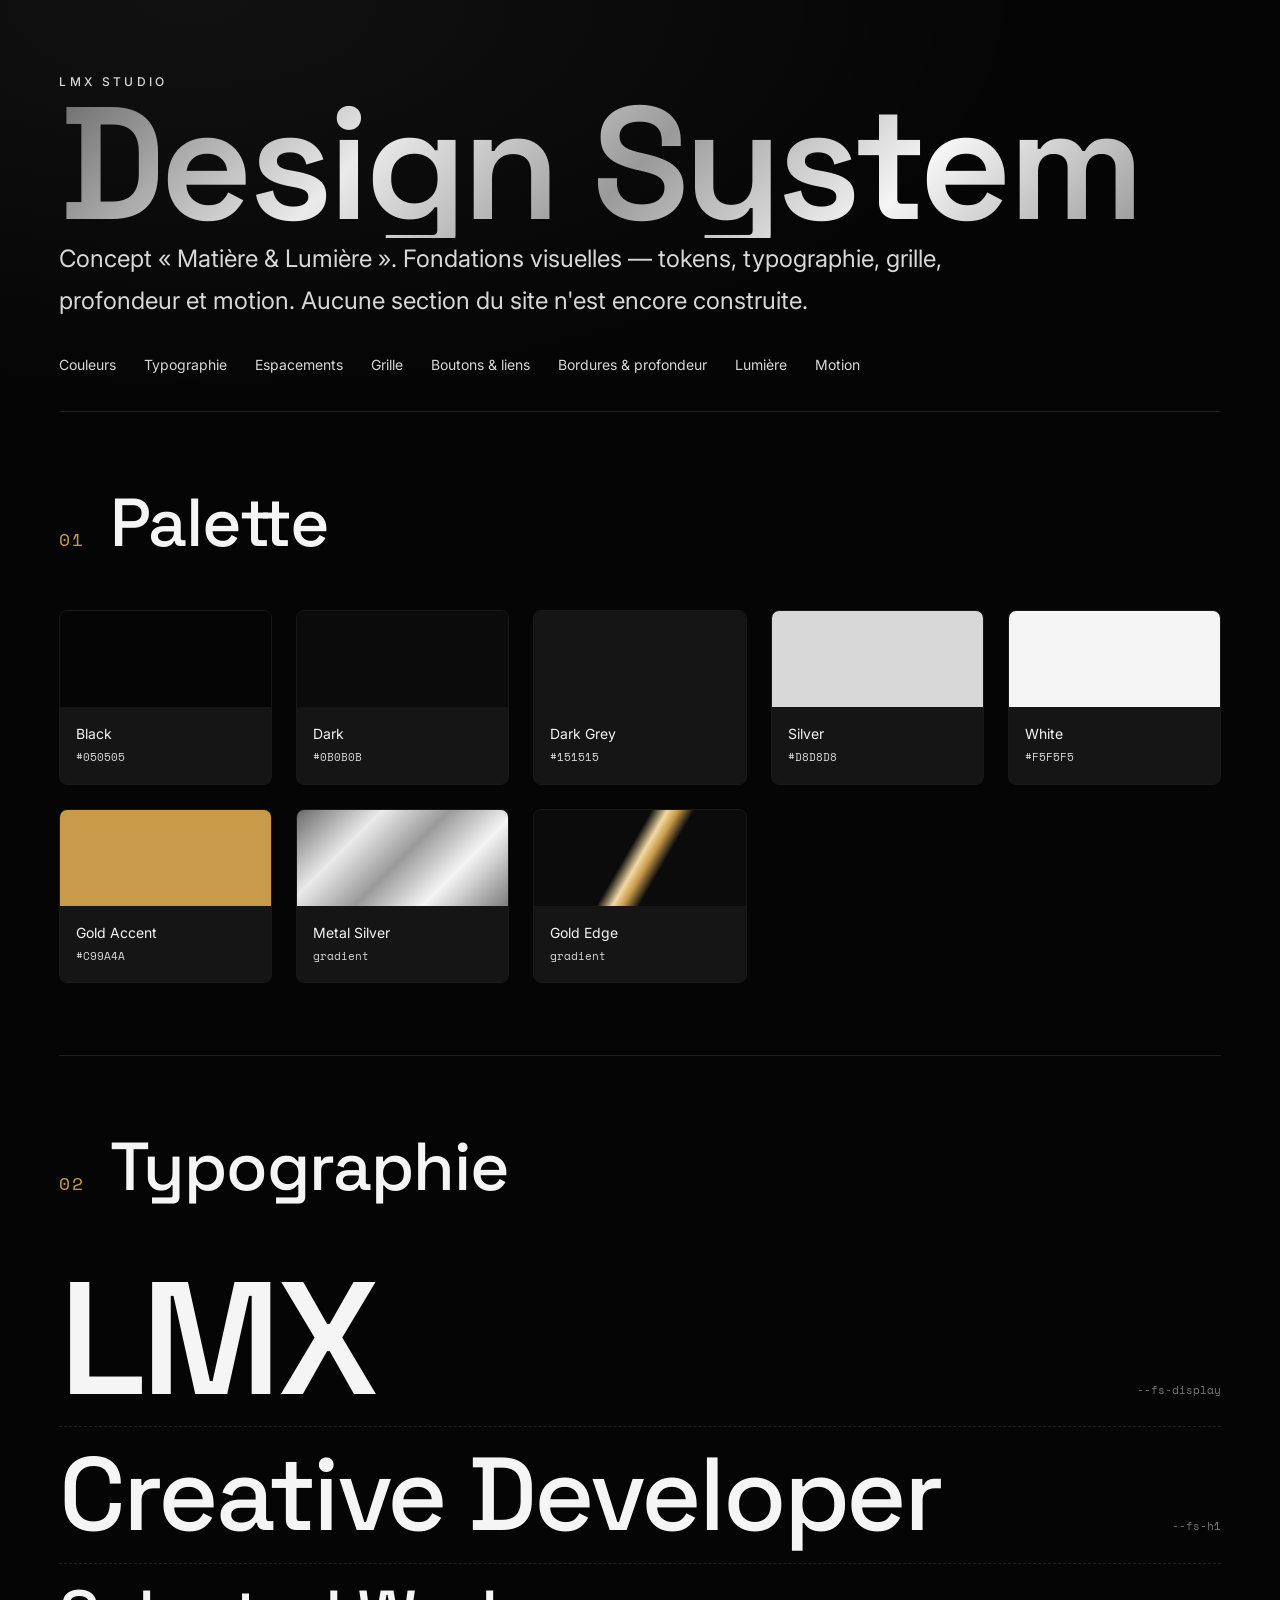
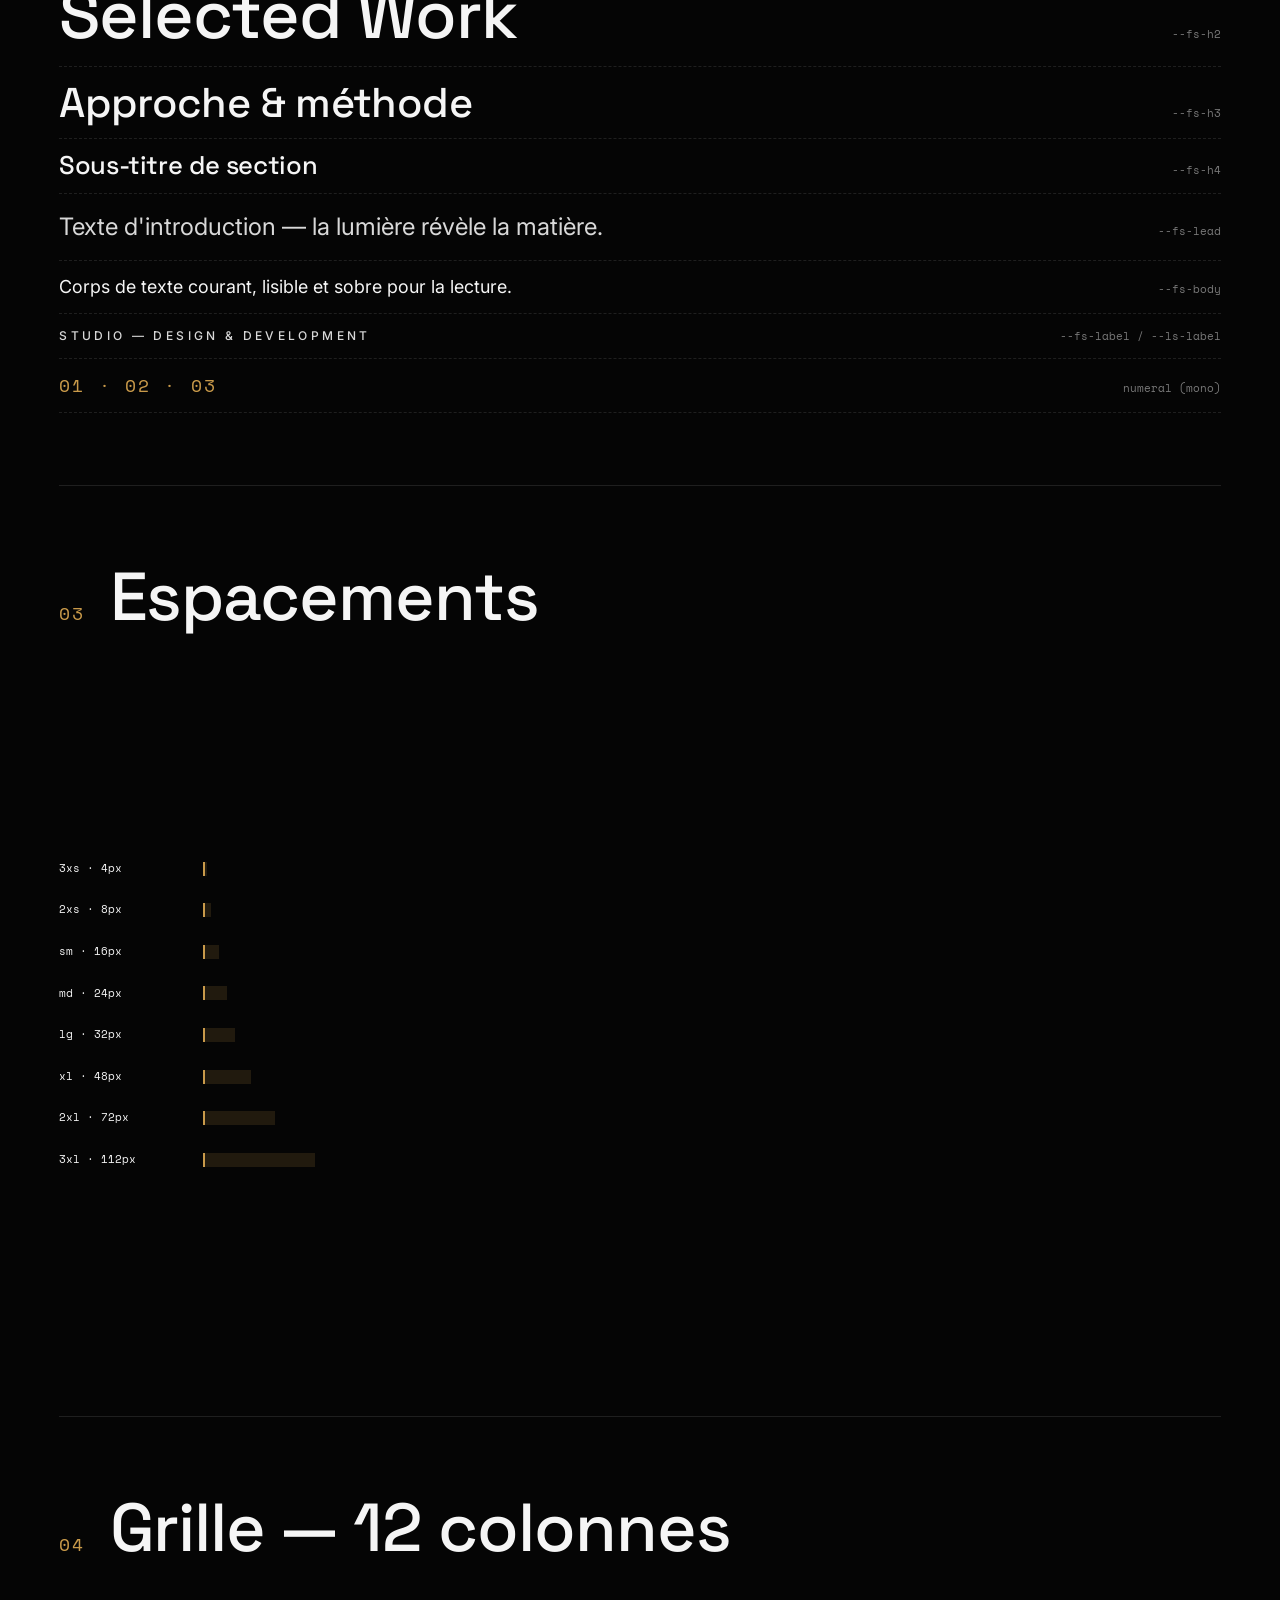
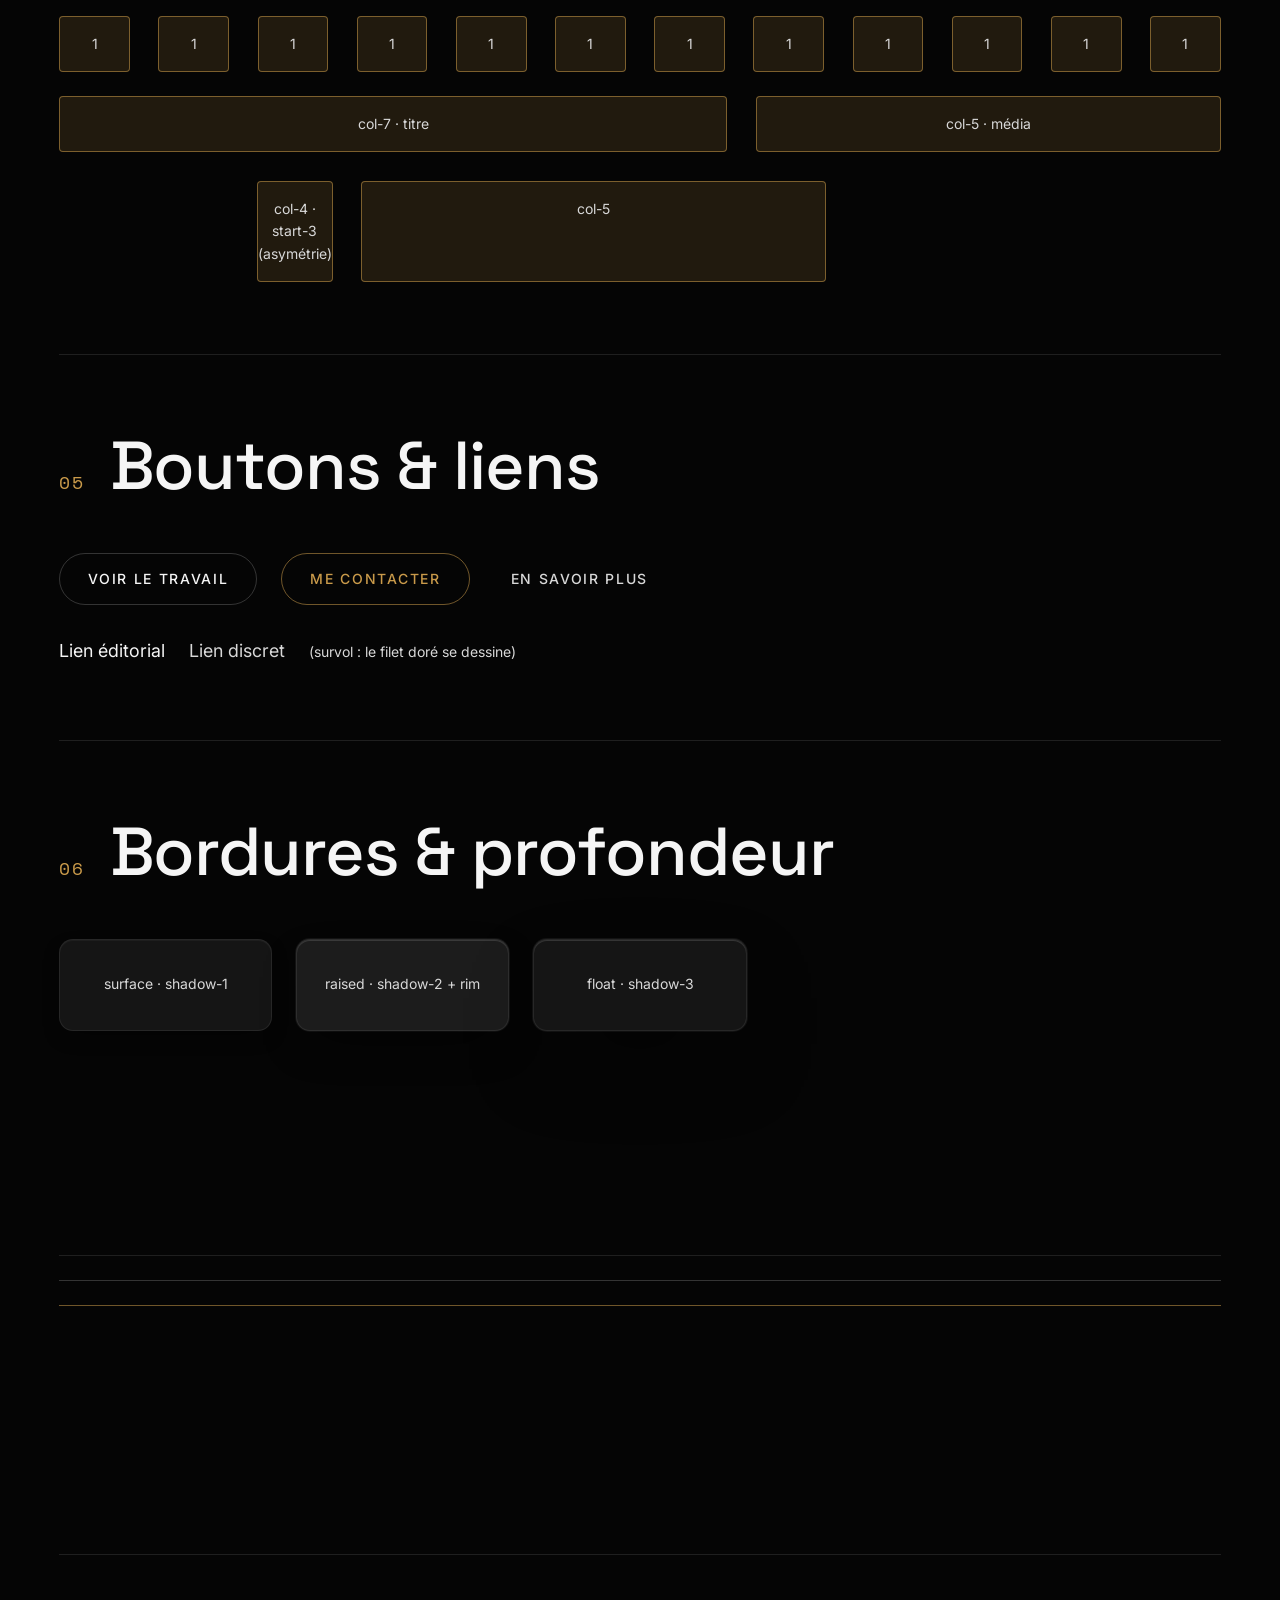
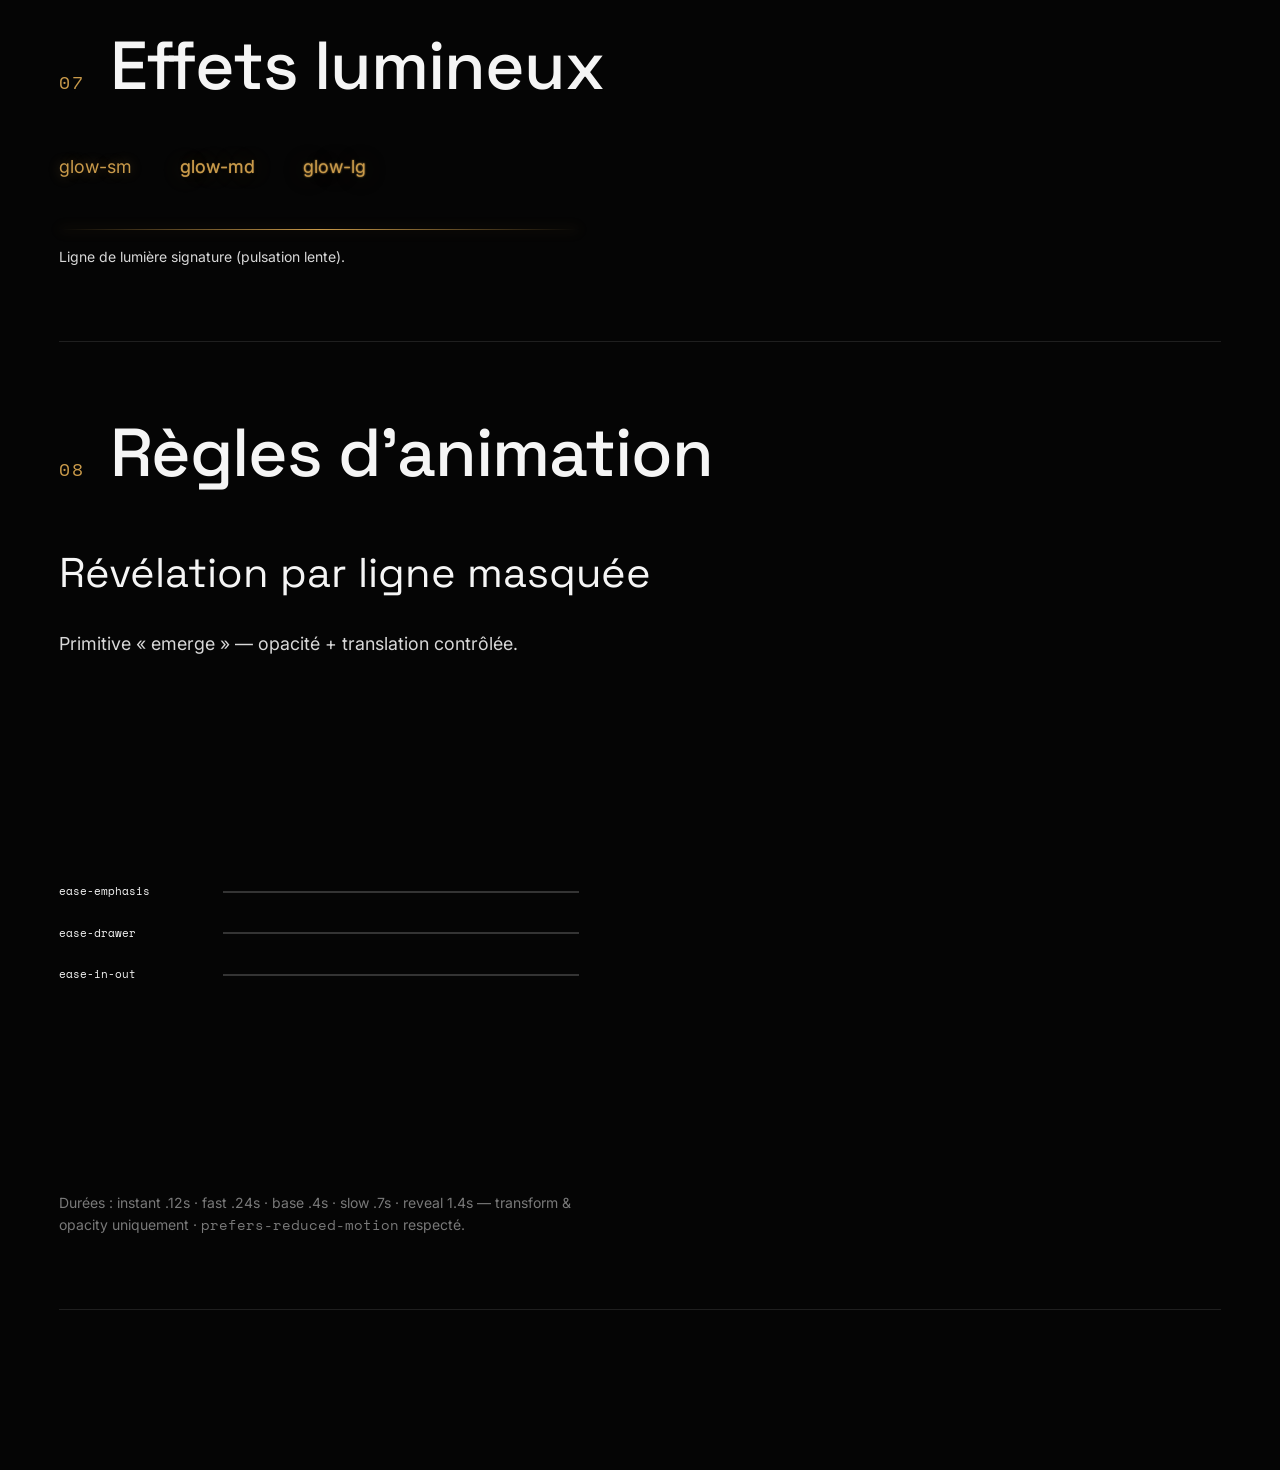
<file: styleguide.html>
<!DOCTYPE html>
<html lang="fr">
<head>
  <meta charset="UTF-8" />
  <meta name="viewport" content="width=device-width, initial-scale=1.0" />
  <title>LMX Studio — Design System</title>
  <meta name="robots" content="noindex, nofollow" />

  <!-- Preview fonts (Clash Display self-hosted later; Space Grotesk stands in) -->
  <link rel="preconnect" href="https://fonts.googleapis.com" />
  <link rel="preconnect" href="https://fonts.gstatic.com" crossorigin />
  <link href="https://fonts.googleapis.com/css2?family=Inter:wght@300;400;500;600;700&family=Space+Grotesk:wght@400;500;600;700&family=Space+Mono:wght@400;700&display=swap" rel="stylesheet" />

  <link rel="stylesheet" href="css/reset.css" />
  <link rel="stylesheet" href="css/variables.css" />
  <link rel="stylesheet" href="css/style.css" />
  <link rel="stylesheet" href="css/animations.css" />
  <link rel="stylesheet" href="css/responsive.css" />

  <style>
    /* Styleguide-only scaffolding (not part of the system) */
    :root { --font-display: "Space Grotesk", system-ui, sans-serif; }
    body { padding-bottom: var(--space-4xl); }
    .sg-head { padding-block: var(--space-2xl) var(--space-lg); border-bottom: var(--border-hairline); }
    .sg-block { padding-block: var(--space-2xl); border-bottom: var(--border-hairline); }
    .sg-title { display: flex; align-items: baseline; gap: var(--space-md); margin-bottom: var(--space-xl); }
    .sg-grid { display: grid; grid-template-columns: repeat(auto-fill, minmax(180px, 1fr)); gap: var(--space-md); }
    .swatch { border-radius: var(--radius-md); overflow: hidden; border: var(--border-metal); }
    .swatch__chip { height: 96px; }
    .swatch__meta { padding: var(--space-sm); background: var(--surface); font-size: var(--fs-small); }
    .swatch__meta code { color: var(--text-muted); font-family: var(--font-mono); font-size: var(--fs-micro); }
    .row { display: flex; flex-wrap: wrap; gap: var(--space-md); align-items: center; }
    .type-row { display: flex; align-items: baseline; gap: var(--space-md); padding-block: var(--space-xs); border-bottom: 1px dashed var(--line); }
    .type-row code { font-family: var(--font-mono); font-size: var(--fs-micro); color: var(--text-faint); margin-left: auto; white-space: nowrap; }
    .space-bar { height: 14px; background: var(--accent-soft); border-left: 2px solid var(--accent); }
    .demo-box { display: grid; place-items: center; height: 90px; color: var(--text-muted); font-size: var(--fs-small); }
    .grid-demo > * { background: var(--accent-soft); border: 1px solid var(--accent-line); border-radius: var(--radius-sm); text-align: center; padding: var(--space-sm) 0; font-size: var(--fs-small); color: var(--text-muted); }
    .easing-dot { width: 14px; height: 14px; border-radius: 50%; background: var(--accent); }
    .ease-track { flex: 1; height: 2px; background: var(--line-strong); position: relative; }
    .toc a { display: inline-block; margin-right: var(--space-md); }
  </style>
</head>
<body class="no-cursor">
  <div class="container">
    <header class="sg-head">
      <p class="label">LMX Studio</p>
      <h1 class="display text-metal">Design System</h1>
      <p class="lead">Concept « Matière &amp; Lumière ». Fondations visuelles — tokens, typographie, grille, profondeur et motion. Aucune section du site n'est encore construite.</p>
      <nav class="toc text-small text-muted" style="margin-top: var(--space-lg)">
        <a class="link link--muted" href="#colors">Couleurs</a>
        <a class="link link--muted" href="#type">Typographie</a>
        <a class="link link--muted" href="#space">Espacements</a>
        <a class="link link--muted" href="#grid">Grille</a>
        <a class="link link--muted" href="#buttons">Boutons &amp; liens</a>
        <a class="link link--muted" href="#depth">Bordures &amp; profondeur</a>
        <a class="link link--muted" href="#light">Lumière</a>
        <a class="link link--muted" href="#motion">Motion</a>
      </nav>
    </header>

    <!-- COLORS -->
    <section class="sg-block" id="colors">
      <div class="sg-title"><span class="numeral">01</span><h2>Palette</h2></div>
      <div class="sg-grid">
        <div class="swatch"><div class="swatch__chip" style="background:var(--c-black)"></div><div class="swatch__meta">Black<br><code>#050505</code></div></div>
        <div class="swatch"><div class="swatch__chip" style="background:var(--c-dark)"></div><div class="swatch__meta">Dark<br><code>#0B0B0B</code></div></div>
        <div class="swatch"><div class="swatch__chip" style="background:var(--c-dark-grey)"></div><div class="swatch__meta">Dark Grey<br><code>#151515</code></div></div>
        <div class="swatch"><div class="swatch__chip" style="background:var(--c-silver)"></div><div class="swatch__meta">Silver<br><code>#D8D8D8</code></div></div>
        <div class="swatch"><div class="swatch__chip" style="background:var(--c-white)"></div><div class="swatch__meta">White<br><code>#F5F5F5</code></div></div>
        <div class="swatch"><div class="swatch__chip" style="background:var(--c-gold)"></div><div class="swatch__meta">Gold Accent<br><code>#C99A4A</code></div></div>
        <div class="swatch"><div class="swatch__chip" style="background:var(--metal-silver)"></div><div class="swatch__meta">Metal Silver<br><code>gradient</code></div></div>
        <div class="swatch"><div class="swatch__chip" style="background:var(--c-dark);background-image:var(--metal-gold-edge)"></div><div class="swatch__meta">Gold Edge<br><code>gradient</code></div></div>
      </div>
    </section>

    <!-- TYPOGRAPHY -->
    <section class="sg-block" id="type">
      <div class="sg-title"><span class="numeral">02</span><h2>Typographie</h2></div>
      <div class="type-row"><span class="display">LMX</span><code>--fs-display</code></div>
      <div class="type-row"><h1 style="margin:0">Creative Developer</h1><code>--fs-h1</code></div>
      <div class="type-row"><h2 style="margin:0">Selected Work</h2><code>--fs-h2</code></div>
      <div class="type-row"><h3 style="margin:0">Approche &amp; méthode</h3><code>--fs-h3</code></div>
      <div class="type-row"><h4 style="margin:0">Sous-titre de section</h4><code>--fs-h4</code></div>
      <div class="type-row"><span class="lead">Texte d'introduction — la lumière révèle la matière.</span><code>--fs-lead</code></div>
      <div class="type-row"><span>Corps de texte courant, lisible et sobre pour la lecture.</span><code>--fs-body</code></div>
      <div class="type-row"><span class="label">Studio — Design &amp; Development</span><code>--fs-label / --ls-label</code></div>
      <div class="type-row"><span class="numeral">01 · 02 · 03</span><code>numeral (mono)</code></div>
    </section>

    <!-- SPACING -->
    <section class="sg-block" id="space">
      <div class="sg-title"><span class="numeral">03</span><h2>Espacements</h2></div>
      <div class="stack">
        <div class="row"><code style="width:120px;font-family:var(--font-mono);font-size:var(--fs-micro)">3xs · 4px</code><div class="space-bar" style="width:4px"></div></div>
        <div class="row"><code style="width:120px;font-family:var(--font-mono);font-size:var(--fs-micro)">2xs · 8px</code><div class="space-bar" style="width:8px"></div></div>
        <div class="row"><code style="width:120px;font-family:var(--font-mono);font-size:var(--fs-micro)">sm · 16px</code><div class="space-bar" style="width:16px"></div></div>
        <div class="row"><code style="width:120px;font-family:var(--font-mono);font-size:var(--fs-micro)">md · 24px</code><div class="space-bar" style="width:24px"></div></div>
        <div class="row"><code style="width:120px;font-family:var(--font-mono);font-size:var(--fs-micro)">lg · 32px</code><div class="space-bar" style="width:32px"></div></div>
        <div class="row"><code style="width:120px;font-family:var(--font-mono);font-size:var(--fs-micro)">xl · 48px</code><div class="space-bar" style="width:48px"></div></div>
        <div class="row"><code style="width:120px;font-family:var(--font-mono);font-size:var(--fs-micro)">2xl · 72px</code><div class="space-bar" style="width:72px"></div></div>
        <div class="row"><code style="width:120px;font-family:var(--font-mono);font-size:var(--fs-micro)">3xl · 112px</code><div class="space-bar" style="width:112px"></div></div>
      </div>
    </section>

    <!-- GRID -->
    <section class="sg-block" id="grid">
      <div class="sg-title"><span class="numeral">04</span><h2>Grille — 12 colonnes</h2></div>
      <div class="grid grid-demo" style="margin-bottom:var(--space-md)">
        <div class="col-1">1</div><div class="col-1">1</div><div class="col-1">1</div><div class="col-1">1</div>
        <div class="col-1">1</div><div class="col-1">1</div><div class="col-1">1</div><div class="col-1">1</div>
        <div class="col-1">1</div><div class="col-1">1</div><div class="col-1">1</div><div class="col-1">1</div>
      </div>
      <div class="grid grid-demo">
        <div class="col-7">col-7 · titre</div>
        <div class="col-5">col-5 · média</div>
        <div class="col-4 start-3">col-4 · start-3 (asymétrie)</div>
        <div class="col-5">col-5</div>
      </div>
    </section>

    <!-- BUTTONS & LINKS -->
    <section class="sg-block" id="buttons">
      <div class="sg-title"><span class="numeral">05</span><h2>Boutons &amp; liens</h2></div>
      <div class="row" style="margin-bottom:var(--space-lg)">
        <button class="btn btn--primary">Voir le travail</button>
        <button class="btn btn--accent">Me contacter</button>
        <button class="btn btn--ghost">En savoir plus</button>
      </div>
      <div class="row">
        <a class="link" href="#">Lien éditorial</a>
        <a class="link link--muted" href="#">Lien discret</a>
        <span class="text-muted text-small">(survol : le filet doré se dessine)</span>
      </div>
    </section>

    <!-- BORDERS & DEPTH -->
    <section class="sg-block" id="depth">
      <div class="sg-title"><span class="numeral">06</span><h2>Bordures &amp; profondeur</h2></div>
      <div class="sg-grid">
        <div class="surface"><div class="demo-box">surface · shadow-1</div></div>
        <div class="surface surface--raised"><div class="demo-box">raised · shadow-2 + rim</div></div>
        <div class="surface surface--float"><div class="demo-box">float · shadow-3</div></div>
      </div>
      <div class="stack" style="margin-top:var(--space-xl)">
        <hr class="rule" />
        <hr class="rule rule--strong" />
        <hr class="rule rule--accent" />
      </div>
    </section>

    <!-- LIGHT -->
    <section class="sg-block" id="light">
      <div class="sg-title"><span class="numeral">07</span><h2>Effets lumineux</h2></div>
      <div class="row" style="gap:var(--space-xl)">
        <span class="text-accent" style="text-shadow:var(--glow-gold-sm)">glow-sm</span>
        <span class="text-accent" style="text-shadow:var(--glow-gold-md)">glow-md</span>
        <span class="text-accent" style="text-shadow:var(--glow-gold-lg)">glow-lg</span>
      </div>
      <div class="light-line anim-gold-pulse" style="margin-top:var(--space-xl);max-width:520px"></div>
      <p class="text-muted text-small" style="margin-top:var(--space-sm)">Ligne de lumière signature (pulsation lente).</p>
    </section>

    <!-- MOTION -->
    <section class="sg-block" id="motion">
      <div class="sg-title"><span class="numeral">08</span><h2>Règles d'animation</h2></div>
      <div class="reveal-line" style="margin-bottom:var(--space-md)"><span class="h2" style="font-family:var(--font-display);font-size:var(--fs-h3)">Révélation par ligne masquée</span></div>
      <p class="reveal-up text-muted">Primitive « emerge » — opacité + translation contrôlée.</p>
      <div class="stack" style="margin-top:var(--space-xl);max-width:520px">
        <div class="row"><code style="width:140px;font-family:var(--font-mono);font-size:var(--fs-micro)">ease-emphasis</code><div class="ease-track"></div></div>
        <div class="row"><code style="width:140px;font-family:var(--font-mono);font-size:var(--fs-micro)">ease-drawer</code><div class="ease-track"></div></div>
        <div class="row"><code style="width:140px;font-family:var(--font-mono);font-size:var(--fs-micro)">ease-in-out</code><div class="ease-track"></div></div>
      </div>
      <p class="text-faint text-small" style="margin-top:var(--space-lg)">Durées : instant .12s · fast .24s · base .4s · slow .7s · reveal 1.4s — transform &amp; opacity uniquement · <code style="font-family:var(--font-mono)">prefers-reduced-motion</code> respecté.</p>
    </section>
  </div>

  <script>
    // Minimal in-view trigger so reveal primitives can be seen in the guide.
    const io = new IntersectionObserver((entries) => {
      entries.forEach((e) => { if (e.isIntersecting) e.target.classList.add('is-inview'); });
    }, { threshold: 0.2 });
    document.querySelectorAll('.reveal-line, .reveal-up, .reveal-rule').forEach((el) => io.observe(el));
  </script>
</body>
</html>
</file>
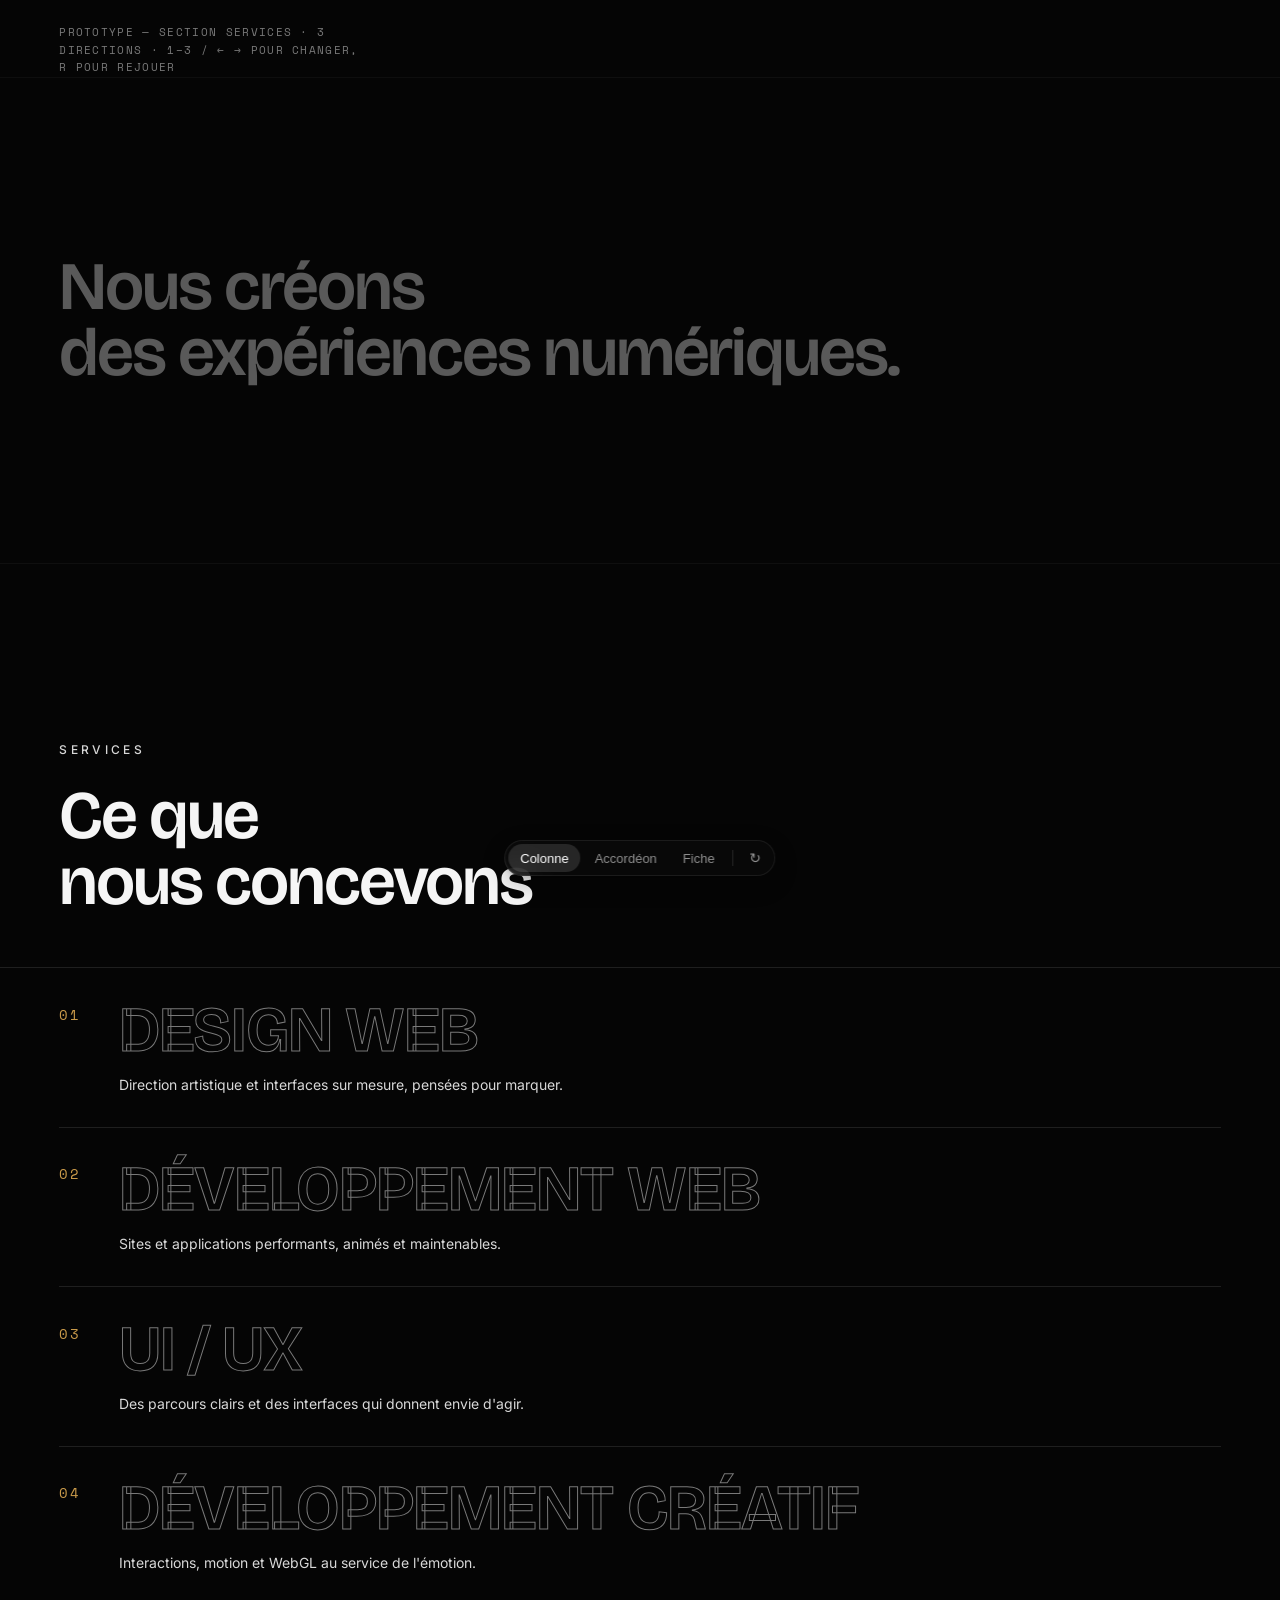
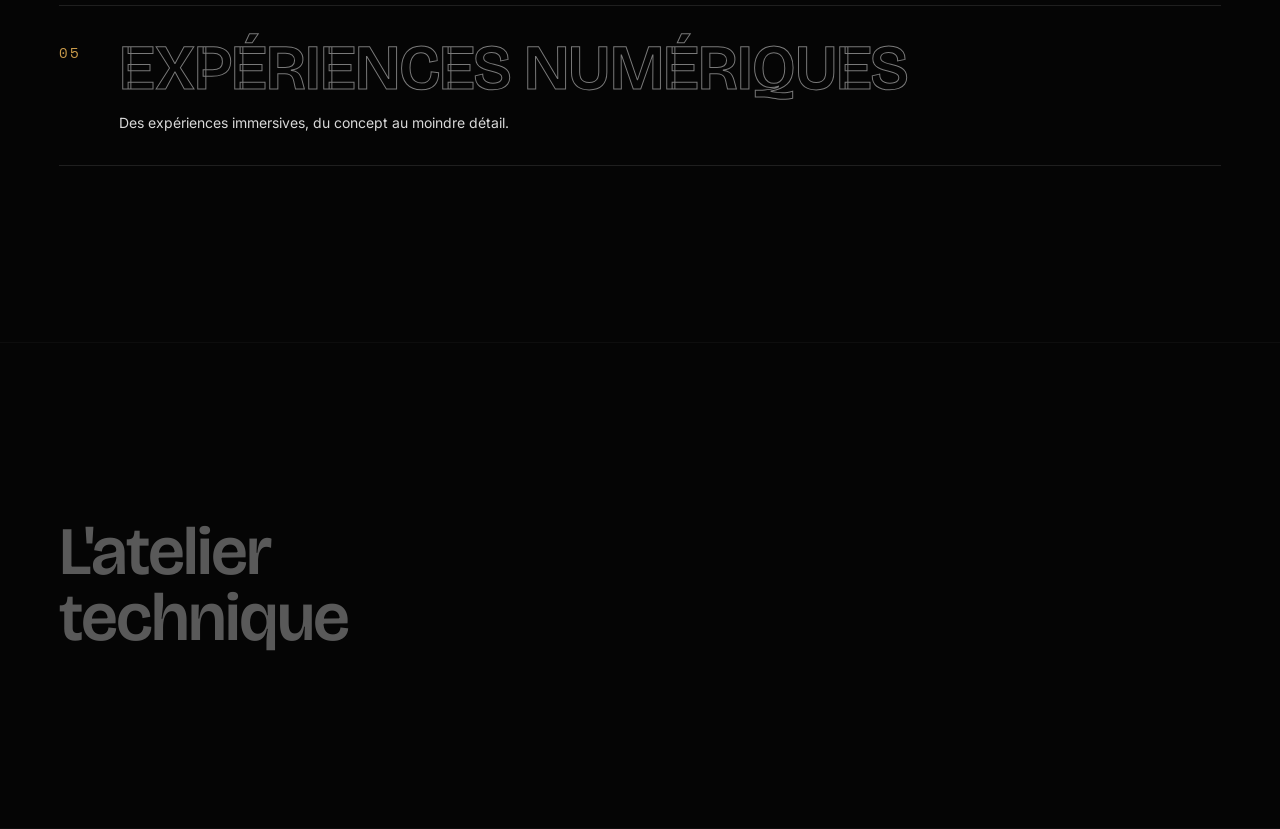
<file: prototypes/services.html>
<!DOCTYPE html>
<html lang="fr">
<head>
<meta charset="UTF-8" />
<meta name="viewport" content="width=device-width, initial-scale=1, viewport-fit=cover" />
<title>Prototype — Services · LMX Studio</title>
<meta name="robots" content="noindex" />

<link rel="preconnect" href="https://fonts.googleapis.com" />
<link rel="preconnect" href="https://fonts.gstatic.com" crossorigin />
<link href="https://fonts.googleapis.com/css2?family=Bricolage+Grotesque:opsz,wght@12..96,200..800&family=Inter:wght@300;400;500;600;700&family=Space+Mono:wght@400;700&display=swap" rel="stylesheet" />

<!-- Real tokens + real base, so every variant could ship tomorrow -->
<link rel="stylesheet" href="../css/reset.css" />
<link rel="stylesheet" href="../css/variables.css" />
<link rel="stylesheet" href="../css/style.css" />
<link rel="stylesheet" href="../css/responsive.css" />
<style>:root { --font-display: "Bricolage Grotesque", system-ui, sans-serif; }</style>

<style>
/* ============================================================
   PROTOTYPE SURFACE — nothing here ships. Production code never
   imports from this file.
   ============================================================ */
body { background: var(--bg); }
.proto-note {
  padding: var(--space-md) var(--gutter-x) 0;
  font-family: var(--font-mono);
  font-size: var(--fs-micro);
  letter-spacing: var(--ls-wide);
  color: var(--text-faint);
  text-transform: uppercase;
}
/* Realistic neighbours: the section never renders in a vacuum */
.proto-before, .proto-after {
  padding-block: var(--section-py);
  border-block: var(--border-hairline);
  opacity: 0.35;
}
.proto-before h2, .proto-after h2 {
  font-family: var(--font-display);
  font-size: var(--fs-h2);
  font-weight: var(--fw-semibold);
  line-height: 0.98;
  letter-spacing: var(--ls-display);
}

/* ============================================================
   SHARED — the section chrome all three variants sit in
   ============================================================ */
.sv { padding-block: var(--section-py); }
.sv__head { margin-bottom: clamp(var(--space-xl), 4vw, var(--space-3xl)); }
.sv__eyebrow { margin-bottom: var(--space-md); }
.sv__title {
  font-family: var(--font-display);
  font-size: var(--fs-h2);
  font-weight: var(--fw-semibold);
  line-height: 0.98;
  letter-spacing: var(--ls-display);
}
.sv__title span { display: block; }

/* Entrance: one stagger recipe shared by all three, so the picker
   compares the DESIGN and not three different entrances.
   30–80ms between items; transform + opacity only; ease-out. */
@keyframes sv-in {
  from { opacity: 0; transform: translateY(14px); }
  to   { opacity: 1; transform: translateY(0); }
}
.sv [data-in] {
  opacity: 0;
  animation: sv-in var(--dur-menu) var(--ease-out) forwards;
  animation-delay: calc(var(--i, 0) * 60ms);
}
@media (prefers-reduced-motion: reduce) {
  .sv [data-in] { animation: none; opacity: 1; transform: none; }
}

/* ============================================================
   VARIANT 1 — COLONNE
   Axis: LAYOUT. Keeps the monumental outline type, but stops the
   name and the description fighting for the same row: the name
   owns row 1, the description sits underneath and is ALWAYS
   visible. No hover dependency at all, so desktop and touch are
   the same design rather than two.
   ============================================================ */
.v1 { list-style: none; border-top: var(--border-hairline); }
.v1__row {
  display: grid;
  grid-template-columns: auto 1fr;
  column-gap: clamp(var(--space-md), 3vw, var(--space-2xl));
  row-gap: var(--space-xs);
  padding-block: clamp(var(--space-md), 2.4vw, var(--space-xl));
  border-bottom: var(--border-hairline);
}
.v1__num {
  grid-row: 1;
  font-family: var(--font-mono);
  font-variant-numeric: tabular-nums;
  font-size: var(--fs-small);
  letter-spacing: var(--ls-wide);
  color: var(--accent);
  padding-top: 0.35em;
}
.v1__name {
  grid-column: 2;
  font-family: var(--font-display);
  /* No nowrap: the name is allowed to wrap, so nothing can ever be
     clipped by the gutter. Balance keeps two-line names even. */
  font-size: clamp(1.75rem, 0.8rem + 4vw, 4.5rem);
  font-weight: var(--fw-semibold);
  line-height: 0.98;
  letter-spacing: var(--ls-heading);
  text-transform: uppercase;
  text-wrap: balance;
  color: transparent;
  -webkit-text-stroke: 1px rgba(var(--rgb-silver), 0.55);
  transition:
    color var(--dur-hover) var(--ease-out),
    -webkit-text-stroke-color var(--dur-hover) var(--ease-out);
}
.v1__desc {
  grid-column: 2;
  max-width: 52ch;
  font-size: var(--fs-small);
  line-height: var(--lh-body);
  color: var(--text-muted);
}
@media (hover: hover) and (pointer: fine) {
  .v1__row:hover .v1__name,
  .v1__row:focus-within .v1__name {
    color: var(--text);
    -webkit-text-stroke-color: transparent;
  }
}
/* Touch has no hover, so the outline would never fill. Fill it. */
@media (hover: none), (pointer: coarse) {
  .v1__name { color: var(--text); -webkit-text-stroke-color: transparent; }
}

/* ============================================================
   VARIANT 2 — ACCORDÉON
   Axis: INTERACTION MODEL. One row open at a time, opened by a
   real click on a real <button>. The same model on every pointer
   type — it deletes the scroll-position hack that stands in for
   hover on touch today. Uses <details>-style height animation,
   the one place height is sanctioned.
   ============================================================ */
.v2 { list-style: none; border-top: var(--border-hairline); }
.v2__item { border-bottom: var(--border-hairline); }
.v2__btn {
  display: grid;
  grid-template-columns: auto 1fr auto;
  align-items: center;
  gap: clamp(var(--space-md), 3vw, var(--space-2xl));
  width: 100%;
  padding-block: clamp(var(--space-md), 2.2vw, var(--space-lg));
  text-align: left;
  color: inherit;
  transition: opacity var(--dur-press) var(--ease-out);
}
.v2__btn:active { opacity: 0.6; }
.v2__num {
  font-family: var(--font-mono);
  font-variant-numeric: tabular-nums;
  font-size: var(--fs-small);
  letter-spacing: var(--ls-wide);
  color: var(--accent);
}
.v2__name {
  font-family: var(--font-display);
  font-size: clamp(1.5rem, 0.8rem + 3.4vw, 3.5rem);
  font-weight: var(--fw-semibold);
  line-height: 1;
  letter-spacing: var(--ls-heading);
  text-transform: uppercase;
  text-wrap: balance;
  color: var(--text-muted);
  transition: color var(--dur-hover) var(--ease-out);
}
.v2__item[data-open] .v2__name { color: var(--text); }
.v2__sign {
  position: relative;
  flex: none;
  width: 16px;
  height: 16px;
}
.v2__sign::before,
.v2__sign::after {
  content: "";
  position: absolute;
  inset: 50% 0 auto 0;
  height: 1.5px;
  background: var(--accent);
  transition: transform var(--dur-pop) var(--ease-out);
}
.v2__sign::after { rotate: 90deg; }
/* "+" becomes "−": the vertical bar collapses. Origin is the
   centre, so it reads as one mark changing, not two bars moving. */
.v2__item[data-open] .v2__sign::after { transform: scaleX(0); }
.v2__panel {
  display: grid;
  grid-template-rows: 0fr;
  transition: grid-template-rows var(--dur-menu) var(--ease-out);
}
.v2__item[data-open] .v2__panel { grid-template-rows: 1fr; }
.v2__panel > div { overflow: hidden; }
.v2__desc {
  max-width: 56ch;
  padding-bottom: var(--space-lg);
  font-size: var(--fs-body);
  line-height: var(--lh-body);
  color: var(--text-muted);
  opacity: 0;
  transition: opacity var(--dur-hover) var(--ease-out);
}
.v2__item[data-open] .v2__desc { opacity: 1; transition-delay: 80ms; }
@media (hover: hover) and (pointer: fine) {
  .v2__btn:hover .v2__name { color: var(--text); }
}
@media (prefers-reduced-motion: reduce) {
  .v2__panel { transition: none; }
}

/* ============================================================
   VARIANT 3 — FICHE
   Axis: FORM / DENSITY. Drops the row list for cards. Everything
   is visible at once, nothing is nowrap, nothing needs a pointer.
   The type comes down from monumental to readable — that is the
   trade the picker exists to judge.
   ============================================================ */
.v3 {
  list-style: none;
  display: grid;
  grid-template-columns: repeat(auto-fit, minmax(clamp(240px, 26vw, 300px), 1fr));
  gap: 1px;
  background: var(--line);
  border: var(--border-hairline);
  border-radius: var(--radius-md);
  overflow: hidden;
}
.v3__card {
  display: flex;
  flex-direction: column;
  gap: var(--space-sm);
  padding: clamp(var(--space-md), 2.4vw, var(--space-xl));
  background: var(--bg);
  transition: background-color var(--dur-hover) var(--ease-out);
}
.v3__num {
  font-family: var(--font-mono);
  font-variant-numeric: tabular-nums;
  font-size: var(--fs-micro);
  letter-spacing: var(--ls-wide);
  color: var(--accent);
}
.v3__name {
  font-family: var(--font-display);
  font-size: clamp(1.25rem, 0.9rem + 1.1vw, 1.75rem);
  font-weight: var(--fw-semibold);
  line-height: 1.1;
  letter-spacing: var(--ls-heading);
  color: var(--text);
  text-wrap: balance;
}
.v3__desc {
  font-size: var(--fs-small);
  line-height: var(--lh-body);
  color: var(--text-muted);
}
.v3__rule {
  /* margin-top: auto pushes it to the card's floor. NOT padding-top —
     padding on a 1px element paints the background across the padding
     box and turns the hairline into a gold slab. The flex gap above is
     the breathing room. */
  margin-top: auto;
  height: 1px;
  background: linear-gradient(90deg, var(--accent), transparent);
  transform: scaleX(0.25);
  transform-origin: left center;
  transition: transform var(--dur-hover) var(--ease-out);
}
@media (hover: hover) and (pointer: fine) {
  .v3__card:hover { background: var(--surface); }
  .v3__card:hover .v3__rule { transform: scaleX(1); }
}

/* ============================================================
   PICKER — verbatim from PICKER.md. Not a design decision.
   ============================================================ */
.proto-picker {
  position: fixed;
  bottom: 24px;
  left: 50%;
  transform: translateX(-50%);
  z-index: 2147483647;
  display: flex;
  align-items: center;
  gap: 2px;
  padding: 4px;
  border-radius: 999px;
  background: rgba(10, 10, 10, 0.82);
  -webkit-backdrop-filter: blur(12px) saturate(1.4);
  backdrop-filter: blur(12px) saturate(1.4);
  box-shadow:
    0 0 0 1px rgba(255, 255, 255, 0.08) inset,
    0 8px 24px rgba(0, 0, 0, 0.24),
    0 2px 6px rgba(0, 0, 0, 0.12);
  font-family: -apple-system, BlinkMacSystemFont, "Segoe UI", sans-serif;
  font-size: 13px;
  line-height: 1;
  -webkit-font-smoothing: antialiased;
  user-select: none;
  -webkit-user-select: none;
}
.proto-picker-highlight {
  position: absolute;
  top: 4px;
  left: 0;
  height: 28px;
  border-radius: 999px;
  background: rgba(255, 255, 255, 0.12);
  will-change: transform;
}
.proto-picker[data-ready] .proto-picker-highlight {
  transition:
    transform 250ms cubic-bezier(0.23, 1, 0.32, 1),
    width 250ms cubic-bezier(0.23, 1, 0.32, 1);
}
@media (prefers-reduced-motion: reduce) {
  .proto-picker[data-ready] .proto-picker-highlight { transition: none; }
}
.proto-picker-item {
  position: relative;
  display: flex;
  align-items: center;
  height: 28px;
  padding: 0 12px;
  border: 0;
  border-radius: 999px;
  background: transparent;
  color: rgba(255, 255, 255, 0.55);
  font: inherit;
  cursor: pointer;
  transition: color 150ms ease-out;
}
.proto-picker-item:hover { color: rgba(255, 255, 255, 0.85); }
.proto-picker-item:active { transform: scale(0.97); }
.proto-picker-item:focus-visible {
  outline: 2px solid rgba(255, 255, 255, 0.4);
  outline-offset: 2px;
}
.proto-picker-item[data-active] { color: #fff; }
.proto-picker-divider {
  width: 1px;
  height: 16px;
  margin: 0 4px;
  background: rgba(255, 255, 255, 0.12);
}
.proto-picker-replay { padding: 0 10px; font-size: 14px; }
.proto-picker[data-position="top"] { bottom: auto; top: 24px; }
</style>
</head>

<body>
  <p class="proto-note">Prototype — section Services · 3 directions · 1–3 / ← → pour changer, R pour rejouer</p>

  <!-- Realistic neighbour above -->
  <section class="proto-before container" aria-hidden="true">
    <h2>Nous créons<br />des expériences numériques.</h2>
  </section>

  <div id="stage"></div>

  <!-- Realistic neighbour below -->
  <section class="proto-after container" aria-hidden="true">
    <h2>L'atelier<br />technique</h2>
  </section>

  <nav class="proto-picker" aria-label="Prototype variants">
    <span class="proto-picker-highlight" aria-hidden="true"></span>
    <button class="proto-picker-item" data-active aria-current="true">Colonne</button>
    <button class="proto-picker-item">Accordéon</button>
    <button class="proto-picker-item">Fiche</button>
    <span class="proto-picker-divider" aria-hidden="true"></span>
    <button class="proto-picker-item proto-picker-replay" aria-label="Replay animation (R)">↻</button>
  </nav>

<script>
/* Real product content — no lorem, no placeholder names. */
const SERVICES = [
  { n: "01", name: "Design Web",
    desc: "Direction artistique et interfaces sur mesure, pensées pour marquer." },
  { n: "02", name: "Développement Web",
    desc: "Sites et applications performants, animés et maintenables." },
  { n: "03", name: "UI / UX",
    desc: "Des parcours clairs et des interfaces qui donnent envie d'agir." },
  { n: "04", name: "Développement Créatif",
    desc: "Interactions, motion et WebGL au service de l'émotion." },
  { n: "05", name: "Expériences Numériques",
    desc: "Des expériences immersives, du concept au moindre détail." },
];

const head = `
  <div class="container sv__head">
    <p class="label sv__eyebrow">Services</p>
    <h2 class="sv__title"><span>Ce que</span><span>nous concevons</span></h2>
  </div>`;

/* ---- 1 · COLONNE ---- */
const colonne = () => `
  <section class="sv">
    ${head}
    <ul class="v1 container" role="list">
      ${SERVICES.map((s, i) => `
        <li class="v1__row" data-in style="--i:${i}" tabindex="0">
          <span class="v1__num">${s.n}</span>
          <h3 class="v1__name">${s.name}</h3>
          <p class="v1__desc">${s.desc}</p>
        </li>`).join("")}
    </ul>
  </section>`;

/* ---- 2 · ACCORDÉON ---- */
const accordeon = () => `
  <section class="sv">
    ${head}
    <ul class="v2 container" role="list">
      ${SERVICES.map((s, i) => `
        <li class="v2__item" data-in style="--i:${i}"${i === 0 ? " data-open" : ""}>
          <button class="v2__btn" type="button"
                  aria-expanded="${i === 0}" aria-controls="p${i}">
            <span class="v2__num">${s.n}</span>
            <span class="v2__name">${s.name}</span>
            <span class="v2__sign" aria-hidden="true"></span>
          </button>
          <div class="v2__panel" id="p${i}" role="region">
            <div><p class="v2__desc">${s.desc}</p></div>
          </div>
        </li>`).join("")}
    </ul>
  </section>`;

/* ---- 3 · FICHE ---- */
const fiche = () => `
  <section class="sv">
    ${head}
    <ul class="v3 container" role="list">
      ${SERVICES.map((s, i) => `
        <li class="v3__card" data-in style="--i:${i}">
          <span class="v3__num">${s.n}</span>
          <h3 class="v3__name">${s.name}</h3>
          <p class="v3__desc">${s.desc}</p>
          <span class="v3__rule" aria-hidden="true"></span>
        </li>`).join("")}
    </ul>
  </section>`;

const variants = [colonne, accordeon, fiche];

/* Accordion behaviour, delegated so it survives every re-mount. */
document.addEventListener("click", (e) => {
  const btn = e.target.closest(".v2__btn");
  if (!btn) return;
  const item = btn.closest(".v2__item");
  const list = item.closest(".v2");
  const open = item.hasAttribute("data-open");
  list.querySelectorAll(".v2__item[data-open]").forEach((el) => {
    el.removeAttribute("data-open");
    el.querySelector(".v2__btn").setAttribute("aria-expanded", "false");
  });
  if (!open) {
    item.setAttribute("data-open", "");
    btn.setAttribute("aria-expanded", "true");
  }
});

/* ---- Picker wiring (verbatim from PICKER.md) ---- */
const stage = document.getElementById('stage');
const picker = document.querySelector('.proto-picker');
const highlight = picker.querySelector('.proto-picker-highlight');
const items = [...picker.querySelectorAll('.proto-picker-item:not(.proto-picker-replay)')];
const replay = picker.querySelector('.proto-picker-replay');
let current = 0;

function moveHighlight() {
  const el = items[current];
  highlight.style.width = el.offsetWidth + 'px';
  highlight.style.transform = `translateX(${el.offsetLeft}px)`;
}

function mount(i) {
  stage.innerHTML = '';
  requestAnimationFrame(() => { stage.innerHTML = variants[i](); });
}

function setActive(i) {
  if (i < 0 || i >= variants.length) return;
  current = i;
  items.forEach((el, j) => {
    el.toggleAttribute('data-active', j === i);
    if (j === i) el.setAttribute('aria-current', 'true');
    else el.removeAttribute('aria-current');
  });
  moveHighlight();
  const url = new URL(location);
  url.searchParams.set('v', i + 1);
  history.replaceState(null, '', url);
  mount(i);
}

items.forEach((el, i) => el.addEventListener('click', () => setActive(i)));
replay?.addEventListener('click', () => mount(current));
window.addEventListener('resize', moveHighlight);

document.addEventListener('keydown', (e) => {
  if (/^(INPUT|TEXTAREA|SELECT)$/.test(e.target.tagName) || e.target.isContentEditable) return;
  if (e.metaKey || e.ctrlKey || e.altKey) return;
  const num = parseInt(e.key, 10);
  if (num >= 1 && num <= variants.length) setActive(num - 1);
  else if (e.key === 'ArrowRight') setActive((current + 1) % variants.length);
  else if (e.key === 'ArrowLeft') setActive((current - 1 + variants.length) % variants.length);
  else if (e.key === 'r' || e.key === 'R') mount(current);
});

setActive((parseInt(new URLSearchParams(location.search).get('v'), 10) || 1) - 1);
requestAnimationFrame(() => requestAnimationFrame(() => picker.setAttribute('data-ready', '')));
</script>
</body>
</html>
</file>
<file: css/variables.css>
/* ============================================================
   LMX STUDIO — DESIGN TOKENS
   Concept: "MATTER & LIGHT" — metal revealed in a dark room.
   Every token derives from the LMX logo: black void, brushed
   silver, a single gold edge of light. Gold is never a fill.
   ============================================================ */

:root {
  /* --------------------------------------------------------
     01 · COLOR — raw values
     Stored as HEX (usage) + RGB triplets (for alpha layers).
     -------------------------------------------------------- */
  --c-black: #050505;        /* scenic void / page base            */
  --c-dark: #0b0b0b;         /* alternating section base           */
  --c-dark-grey: #151515;    /* surfaces, cards, raised panels     */
  --c-silver: #d8d8d8;       /* secondary text, metallic UI, rules */
  --c-white: #f5f5f5;        /* titles, primary text               */
  --c-gold: #c99a4a;         /* THE accent — light, never a fill   */

  --rgb-black: 5, 5, 5;
  --rgb-dark: 11, 11, 11;
  --rgb-dark-grey: 21, 21, 21;
  --rgb-silver: 216, 216, 216;
  --rgb-white: 245, 245, 245;
  --rgb-gold: 201, 154, 74;

  /* --------------------------------------------------------
     02 · COLOR — semantic roles
     Components consume these, never the raw values above.
     -------------------------------------------------------- */
  --bg: var(--c-black);
  --bg-alt: var(--c-dark);
  --surface: var(--c-dark-grey);
  --surface-raised: #1c1c1c;

  --text: var(--c-white);
  --text-muted: var(--c-silver);
  /* 0.45 measured 3.44:1 on --c-black and failed WCAG AA (4.5:1) across the
     18 places it is used. 0.55 is the lowest alpha that clears it — 4.69:1 —
     so the third type tier stays visibly quieter than --text-muted while
     remaining readable. Do not lower it without re-measuring. */
  --text-faint: rgba(var(--rgb-silver), 0.55);
  --text-inverse: var(--c-black);

  --accent: var(--c-gold);
  --accent-soft: rgba(var(--rgb-gold), 0.14);
  --accent-line: rgba(var(--rgb-gold), 0.55);

  --line: rgba(var(--rgb-silver), 0.12);   /* hairline dividers    */
  --line-strong: rgba(var(--rgb-silver), 0.22);
  --line-metal: rgba(var(--rgb-white), 0.08);

  /* Selection */
  --selection-bg: rgba(var(--rgb-gold), 0.22);
  --selection-text: var(--c-white);

  /* --------------------------------------------------------
     03 · METAL — gradients that read as brushed silver / light
     Reserved for the wordmark, edges and signature moments.
     -------------------------------------------------------- */
  --metal-silver: linear-gradient(
    135deg,
    #6b6b6b 0%,
    #eaeaea 28%,
    #9a9a9a 50%,
    #f5f5f5 72%,
    #7d7d7d 100%
  );
  --metal-gold-edge: linear-gradient(
    120deg,
    rgba(var(--rgb-gold), 0) 0%,
    rgba(var(--rgb-gold), 0) 44%,
    #f3d9a4 50%,
    var(--c-gold) 54%,
    rgba(var(--rgb-gold), 0) 60%,
    rgba(var(--rgb-gold), 0) 100%
  );

  /* --------------------------------------------------------
     04 · TYPOGRAPHY — families
     Self-hosted later; robust system fallbacks for now.
     -------------------------------------------------------- */
  --font-display: "Bricolage Grotesque", "Clash Display", "Space Grotesk",
    system-ui, -apple-system, "Segoe UI", sans-serif;
  --font-body: "Inter", "Suisse Int'l", system-ui, -apple-system,
    "Segoe UI", Roboto, sans-serif;
  --font-mono: "Space Mono", ui-monospace, "SF Mono", "Cascadia Code",
    Menlo, monospace;

  /* Weights */
  --fw-light: 300;
  --fw-regular: 400;
  --fw-medium: 500;
  --fw-semibold: 600;
  --fw-bold: 700;

  /* --------------------------------------------------------
     05 · TYPE SCALE — fluid, clamp() driven
     Monumental at the top, controlled at the bottom.
     min → preferred (vw) → max
     -------------------------------------------------------- */
  --fs-display: clamp(3.5rem, 1.2rem + 11vw, 14rem);   /* hero mark   */
  --fs-h1: clamp(2.75rem, 1.2rem + 6.6vw, 7rem);
  --fs-h2: clamp(2.1rem, 1.2rem + 3.8vw, 4.25rem);
  --fs-h3: clamp(1.6rem, 1.1rem + 2vw, 2.6rem);
  --fs-h4: clamp(1.25rem, 1rem + 1vw, 1.6rem);
  --fs-lead: clamp(1.15rem, 1rem + 0.7vw, 1.5rem);     /* intro para  */
  --fs-body: clamp(1rem, 0.96rem + 0.2vw, 1.125rem);
  --fs-small: 0.875rem;
  --fs-label: 0.75rem;    /* spaced caps, "S T U D I O" register     */
  --fs-micro: 0.6875rem;

  /* Line-height */
  --lh-tight: 0.92;   /* monumental display                          */
  --lh-snug: 1.08;
  --lh-heading: 1.15;
  --lh-body: 1.6;
  --lh-relaxed: 1.75;

  /* Letter-spacing */
  --ls-display: -0.03em;   /* large type tightens                    */
  --ls-heading: -0.015em;
  --ls-body: 0em;
  --ls-label: 0.28em;      /* the logo's wide "STUDIO" spacing        */
  --ls-wide: 0.12em;

  /* --------------------------------------------------------
     06 · SPACING — 8px base rhythm + fluid section gaps
     -------------------------------------------------------- */
  --space-3xs: 0.25rem;   /* 4  */
  --space-2xs: 0.5rem;    /* 8  */
  --space-xs: 0.75rem;    /* 12 */
  --space-sm: 1rem;       /* 16 */
  --space-md: 1.5rem;     /* 24 */
  --space-lg: 2rem;       /* 32 */
  --space-xl: 3rem;       /* 48 */
  --space-2xl: 4.5rem;    /* 72 */
  --space-3xl: 7rem;      /* 112 */
  --space-4xl: 10rem;     /* 160 */

  /* Fluid vertical section rhythm */
  --section-py: clamp(5rem, 3rem + 10vw, 12rem);
  --section-gap: clamp(3rem, 2rem + 5vw, 7rem);

  /* --------------------------------------------------------
     07 · LAYOUT & GRID
     12 columns, generous gutters, capped content width.
     -------------------------------------------------------- */
  --grid-columns: 12;
  --grid-gutter: clamp(1rem, 0.5rem + 1.6vw, 2rem);
  --container-max: 1600px;      /* full stage                        */
  --content-max: 1200px;        /* reading / composed content        */
  --measure: 62ch;              /* optimal prose line length         */

  /* Page side padding (the negative-space margins) */
  --gutter-x: clamp(1.25rem, 0.5rem + 4vw, 6rem);

  /* --------------------------------------------------------
     08 · RADIUS — restrained; metal has crisp edges
     -------------------------------------------------------- */
  --radius-none: 0;
  --radius-xs: 2px;
  --radius-sm: 4px;
  --radius-md: 8px;
  --radius-lg: 14px;
  --radius-pill: 999px;
  --radius-circle: 50%;

  /* --------------------------------------------------------
     09 · BORDERS
     -------------------------------------------------------- */
  --border-hairline: 1px solid var(--line);
  --border-strong: 1px solid var(--line-strong);
  --border-metal: 1px solid var(--line-metal);
  --border-accent: 1px solid var(--accent-line);
  --border-w-thin: 1px;
  --border-w-med: 1.5px;

  /* --------------------------------------------------------
     10 · DEPTH — shadows + elevation layers
     Depth here = darkness pooling + a faint metallic rim,
     not soft grey drop shadows.
     -------------------------------------------------------- */
  --shadow-0: none;
  --shadow-1:
    0 1px 0 rgba(var(--rgb-white), 0.04) inset,
    0 8px 24px -12px rgba(0, 0, 0, 0.8);
  --shadow-2:
    0 1px 0 rgba(var(--rgb-white), 0.05) inset,
    0 18px 48px -20px rgba(0, 0, 0, 0.85);
  --shadow-3:
    0 1px 0 rgba(var(--rgb-white), 0.06) inset,
    0 36px 90px -30px rgba(0, 0, 0, 0.9);

  /* Rim: the metallic edge catching light on raised surfaces */
  --rim-metal:
    0 0 0 1px rgba(var(--rgb-white), 0.06),
    0 1px 0 rgba(var(--rgb-white), 0.08) inset;

  /* --------------------------------------------------------
     11 · LIGHT / GLOW — the gold edge, used sparingly
     -------------------------------------------------------- */
  --glow-gold-sm: 0 0 12px rgba(var(--rgb-gold), 0.35);
  --glow-gold-md:
    0 0 1px rgba(var(--rgb-gold), 0.9),
    0 0 22px rgba(var(--rgb-gold), 0.28);
  --glow-gold-lg:
    0 0 2px rgba(var(--rgb-gold), 0.9),
    0 0 40px rgba(var(--rgb-gold), 0.3),
    0 0 90px rgba(var(--rgb-gold), 0.12);
  --glow-silver-sm: 0 0 14px rgba(var(--rgb-silver), 0.16);

  /* Ambient light wash (the top-left light of the logo bg) */
  --ambient-wash: radial-gradient(
    120% 80% at 15% 0%,
    rgba(var(--rgb-white), 0.05) 0%,
    rgba(var(--rgb-white), 0) 55%
  );

  /* --------------------------------------------------------
     12 · Z-INDEX — a single named scale, no magic numbers
     -------------------------------------------------------- */
  --z-below: -1;
  --z-base: 0;
  --z-raised: 10;
  --z-sticky: 100;
  --z-nav: 200;
  --z-overlay: 300;
  --z-modal: 400;
  --z-cursor: 900;   /* custom cursor rides above everything         */
  --z-max: 999;

  /* --------------------------------------------------------
     13 · MOTION — durations & easings
     Cinematic, weighted. transform/opacity only.
     -------------------------------------------------------- */
  /* --- Interaction budgets ---
     Duration follows FREQUENCY, not taste: the more often a user sees a
     motion, the shorter it must be. UI motion never exceeds 300ms; only
     the once-per-visit editorial reveals are allowed to be cinematic. */
  --dur-press: 0.14s;    /* press feedback        · every interaction  */
  --dur-hover: 0.18s;    /* hover, underlines     · tens of times/day  */
  --dur-pop: 0.2s;       /* tooltips, previews    · occasional         */
  --dur-menu: 0.32s;     /* fullscreen menu, drawers — OPENING         */
  --dur-menu-out: 0.2s;  /* …and closing. Asymmetric on purpose: slow
                            where the user is deciding, snappy where the
                            system is answering.                       */

  /* Legacy scale — editorial / scroll-bound motion only.
     Do NOT use these on hover or press: they blow the budget above. */
  --dur-fast: 0.24s;
  --dur-base: 0.4s;
  --dur-slow: 0.7s;
  --dur-reveal: 1.4s;    /* signature reveals                        */

  /* Easings — the built-in CSS curves are too weak to read as intentional.
     ease-in is never used on UI: it delays the exact moment the eye is
     watching, which reads as lag even at an identical duration. */
  --ease-out: cubic-bezier(0.23, 1, 0.32, 1);        /* entrances, exits, hover */
  --ease-in-out: cubic-bezier(0.77, 0, 0.175, 1);    /* on-screen movement      */
  --ease-drawer: cubic-bezier(0.32, 0.72, 0, 1);     /* sheets & fullscreen menu*/
  --ease-emphasis: cubic-bezier(0.16, 1, 0.3, 1);    /* editorial reveal snap   */

  /* --------------------------------------------------------
     14 · UI TOKENS — cursor, focus, controls
     -------------------------------------------------------- */
  --cursor-size: 12px;
  --cursor-ring: 40px;

  --focus-ring: 0 0 0 2px var(--bg), 0 0 0 4px var(--accent);
  --focus-offset: 3px;

  --control-h: 3.25rem;          /* buttons / inputs baseline height */
  --control-px: 1.75rem;
  --tap-target: 44px;            /* min touch target                 */

  --header-h: clamp(5rem, 4rem + 2.5vw, 7rem);
}

/* ------------------------------------------------------------
   Light-on-metal contexts can flip a few roles by scope,
   e.g. the detoured portrait section. Opt-in via [data-tone].
   ------------------------------------------------------------ */
[data-tone="raised"] {
  --bg: var(--surface);
  --line: var(--line-strong);
}
</file>
<file: css/style.css>
/* ============================================================
   LMX STUDIO — BASE & COMPONENTS (Design System application)
   This file applies the tokens: base type, headings, links,
   buttons, borders, grid, surfaces & utilities.
   Site SECTIONS are intentionally NOT built here yet.
   ============================================================ */

/* ---------- BASE ---------- */
body {
  font-family: var(--font-body);
  font-size: var(--fs-body);
  font-weight: var(--fw-regular);
  line-height: var(--lh-body);
  letter-spacing: var(--ls-body);
  color: var(--text);
  background-color: var(--bg);
  background-image: var(--ambient-wash);
  background-repeat: no-repeat;
  background-attachment: fixed;
  overflow-x: hidden;
}

::selection {
  background: var(--selection-bg);
  color: var(--selection-text);
}

/* ---------- TYPOGRAPHY ---------- */
h1,
h2,
h3,
h4,
h5,
h6 {
  font-family: var(--font-display);
  font-weight: var(--fw-medium);
  line-height: var(--lh-heading);
  letter-spacing: var(--ls-heading);
  color: var(--text);
  text-wrap: balance;
}

h1 {
  font-size: var(--fs-h1);
  line-height: var(--lh-snug);
  letter-spacing: var(--ls-display);
}
h2 {
  font-size: var(--fs-h2);
}
h3 {
  font-size: var(--fs-h3);
}
h4 {
  font-size: var(--fs-h4);
}

/* Monumental display type — the hero register */
.display {
  font-family: var(--font-display);
  font-size: var(--fs-display);
  font-weight: var(--fw-semibold);
  line-height: var(--lh-tight);
  letter-spacing: var(--ls-display);
  text-wrap: balance;
}

.lead {
  font-size: var(--fs-lead);
  line-height: var(--lh-relaxed);
  color: var(--text-muted);
  max-width: var(--measure);
}

p {
  max-width: var(--measure);
}

small,
.text-small {
  font-size: var(--fs-small);
}

/* Spaced caps label — echoes the logo's "S T U D I O" */
.label,
.eyebrow {
  font-family: var(--font-body);
  font-size: var(--fs-label);
  font-weight: var(--fw-medium);
  letter-spacing: var(--ls-label);
  text-transform: uppercase;
  color: var(--text-muted);
}

/* Index numerals as graphic elements */
.numeral {
  font-family: var(--font-mono);
  font-variant-numeric: tabular-nums;
  letter-spacing: var(--ls-wide);
  color: var(--accent);
}

/* Metallic text treatment (used sparingly on the wordmark) */
.text-metal {
  background: var(--metal-silver);
  -webkit-background-clip: text;
  background-clip: text;
  color: transparent;
}

/* Color helpers */
.text-muted { color: var(--text-muted); }
.text-faint { color: var(--text-faint); }
.text-accent { color: var(--accent); }

/* ---------- LINKS ---------- */
a {
  color: var(--text);
  transition: color var(--dur-hover) var(--ease-out);
}

/* Editorial underline link: gold hairline draws in on hover */
.link {
  position: relative;
  display: inline-block;
  color: var(--text);
  padding-bottom: 2px;
}
.link::after {
  content: "";
  position: absolute;
  left: 0;
  bottom: 0;
  width: 100%;
  height: 1px;
  background: var(--accent);
  transform: scaleX(0);
  transform-origin: right center;
  transition: transform var(--dur-hover) var(--ease-out);
}
/* Focus is not hover: the keyboard affordance must never be gated behind a
   pointer capability query. */
.link:focus-visible::after {
  transform: scaleX(1);
  transform-origin: left center;
}

/* Muted link variant */
.link--muted {
  color: var(--text-muted);
}

@media (hover: hover) and (pointer: fine) {
  .link:hover::after {
    transform: scaleX(1);
    transform-origin: left center;
  }
  .link--muted:hover {
    color: var(--text);
  }
}

/* ---------- PRESS FEEDBACK ----------
   Touch has no hover, and reset.css removes the browser's tap highlight, so
   :active is the ONLY thing telling a finger the interface heard it. It fires
   on pointer-down, on every input type, and it is the cheapest credibility
   the site can buy. Scale is subtle by target size: 0.97 on buttons, 0.985 on
   large cards where 0.97 would read as a lurch. */
.wa-btn:active,
.nav-toggle:active,
.brand:active,
.footer__logo-link:active {
  transform: scale(0.97);
}
.pcard:active {
  transform: scale(0.985);
}
.nav-toggle,
.brand,
.footer__logo-link,
.pcard {
  transition: transform var(--dur-press) var(--ease-out);
}
/* Text links do not scale — a shifting word reads as a glitch. They dim
   instead, which is the same signal in the medium that suits them. */
.nav__link:active,
.menu__link:active,
.link:active,
.contact__email:active,
.hero__scroll:active,
.service:active {
  opacity: 0.6;
  transition-duration: var(--dur-press);
}

/* ---------- FOCUS (accessibility) ---------- */
:focus-visible {
  outline: none;
  border-radius: var(--radius-sm);
  box-shadow: var(--focus-ring);
}
/* Never show ring on mouse-only interaction */
:focus:not(:focus-visible) {
  outline: none;
}

/* Skip link */
.skip-link {
  position: absolute;
  left: var(--space-sm);
  top: -100%;
  z-index: var(--z-max);
  padding: var(--space-2xs) var(--space-md);
  background: var(--surface);
  color: var(--text);
  border: var(--border-accent);
  border-radius: var(--radius-sm);
  transition: top var(--dur-fast) var(--ease-out);
}
.skip-link:focus {
  top: var(--space-sm);
}

/* ---------- BUTTONS ---------- */
.btn {
  --_bg: transparent;
  --_fg: var(--text);
  --_bd: var(--line-strong);
  display: inline-flex;
  align-items: center;
  justify-content: center;
  gap: var(--space-2xs);
  min-height: var(--control-h);
  padding: 0 var(--control-px);
  font-family: var(--font-body);
  font-size: var(--fs-small);
  font-weight: var(--fw-medium);
  letter-spacing: var(--ls-wide);
  text-transform: uppercase;
  color: var(--_fg);
  background: var(--_bg);
  border: 1px solid var(--_bd);
  border-radius: var(--radius-pill);
  transition:
    color var(--dur-hover) var(--ease-out),
    border-color var(--dur-hover) var(--ease-out),
    background-color var(--dur-hover) var(--ease-out),
    transform var(--dur-press) var(--ease-out),
    box-shadow var(--dur-hover) var(--ease-out);
}
/* Press wins over hover: the finger/cursor is down, the button answers. */
.btn:active {
  transform: scale(0.97);
}

/* Primary: silver fills on hover, text goes dark */
.btn--primary {
  --_bd: var(--line-strong);
}

/* Accent: the controlled gold — outline that lights up */
.btn--accent {
  --_bd: var(--accent-line);
  --_fg: var(--accent);
}

/* Ghost: minimal, for tertiary actions */
.btn--ghost {
  --_bd: transparent;
  --_fg: var(--text-muted);
  padding-inline: var(--space-sm);
}

@media (hover: hover) and (pointer: fine) {
  .btn:hover {
    transform: translateY(-2px);
  }
  .btn:active {
    transform: translateY(-2px) scale(0.97);
  }
  .btn--primary:hover {
    --_fg: var(--text-inverse);
    background: var(--c-silver);
    border-color: var(--c-silver);
    box-shadow: var(--glow-silver-sm);
  }
  .btn--accent:hover {
    --_fg: var(--text);
    border-color: var(--accent);
    box-shadow: var(--glow-gold-md);
  }
  .btn--ghost:hover {
    --_fg: var(--text);
  }
}

/* ---------- SURFACES / DEPTH ---------- */
.surface {
  background: var(--surface);
  border: var(--border-metal);
  border-radius: var(--radius-lg);
  box-shadow: var(--shadow-1);
}
.surface--raised {
  background: var(--surface-raised);
  box-shadow: var(--shadow-2), var(--rim-metal);
}
.surface--float {
  box-shadow: var(--shadow-3), var(--rim-metal);
}

/* Hairline dividers */
.rule {
  height: 1px;
  width: 100%;
  background: var(--line);
  border: 0;
}
.rule--strong {
  background: var(--line-strong);
}
.rule--accent {
  background: var(--accent-line);
}

/* The single signature gold light line */
.light-line {
  height: 1px;
  background: linear-gradient(
    90deg,
    transparent,
    var(--accent) 50%,
    transparent
  );
  box-shadow: var(--glow-gold-sm);
}

/* ---------- LAYOUT: CONTAINER & GRID ---------- */
.container {
  width: 100%;
  max-width: var(--container-max);
  margin-inline: auto;
  padding-inline: var(--gutter-x);
}
.container--content {
  max-width: var(--content-max);
}

.section {
  padding-block: var(--section-py);
}

/* 12-column grid */
.grid {
  display: grid;
  grid-template-columns: repeat(var(--grid-columns), 1fr);
  column-gap: var(--grid-gutter);
  row-gap: var(--grid-gutter);
}

/* Column span helpers (desktop) */
.col-1 { grid-column: span 1; }
.col-2 { grid-column: span 2; }
.col-3 { grid-column: span 3; }
.col-4 { grid-column: span 4; }
.col-5 { grid-column: span 5; }
.col-6 { grid-column: span 6; }
.col-7 { grid-column: span 7; }
.col-8 { grid-column: span 8; }
.col-9 { grid-column: span 9; }
.col-10 { grid-column: span 10; }
.col-11 { grid-column: span 11; }
.col-12 { grid-column: span 12; }

/* Start position helpers for asymmetric composition */
.start-2 { grid-column-start: 2; }
.start-3 { grid-column-start: 3; }
.start-4 { grid-column-start: 4; }
.start-6 { grid-column-start: 6; }
.start-7 { grid-column-start: 7; }

/* Flex helpers */
.flex { display: flex; }
.flex-col { flex-direction: column; }
.items-center { align-items: center; }
.items-end { align-items: flex-end; }
.justify-between { justify-content: space-between; }
.gap-sm { gap: var(--space-sm); }
.gap-md { gap: var(--space-md); }
.gap-lg { gap: var(--space-lg); }

/* Spacing utilities (vertical flow) */
.stack > * + * { margin-top: var(--space-md); }
.stack-lg > * + * { margin-top: var(--space-lg); }
.stack-xl > * + * { margin-top: var(--space-xl); }

/* ---------- IMAGE / MEDIA ---------- */
.media {
  position: relative;
  overflow: hidden;
  border-radius: var(--radius-md);
  background: var(--surface);
}
.media img {
  width: 100%;
  height: 100%;
  object-fit: cover;
}

/* ---------- ACCESSIBILITY HELPERS ---------- */
.visually-hidden {
  position: absolute !important;
  width: 1px;
  height: 1px;
  padding: 0;
  margin: -1px;
  overflow: hidden;
  clip: rect(0, 0, 0, 0);
  white-space: nowrap;
  border: 0;
}

/* Respect users who disable the custom cursor / touch devices */
.no-cursor,
.no-cursor * {
  cursor: auto;
}

/* ============================================================
   PRELOADER — cinematic intro ("Matter & Light")
   ============================================================ */

/* Scroll lock while the loader is on screen */
html.is-loading,
html.is-loading body {
  overflow: hidden;
  height: 100%;
  touch-action: none;
}

.preloader {
  position: fixed;
  inset: 0;
  z-index: var(--z-max);
  display: grid;
  place-items: center;
  background-color: var(--c-black);
  background-image: var(--ambient-wash);
  /* Fallback fade (used only if GSAP is unavailable) */
  transition:
    opacity var(--dur-slow) var(--ease-out),
    visibility var(--dur-slow) var(--ease-out);
}
.preloader.is-hidden {
  opacity: 0;
  visibility: hidden;
  pointer-events: none;
}

/* No JS claimed the page (disabled, parse error, blocked bundle):
   the loader would otherwise be an opaque overlay nothing can lift.
   `.seen` is a returning visit inside the same session — the loader is
   never painted at all, so there is no flash to hide. */
html:not(.js) .preloader,
html.seen .preloader {
  display: none;
}

.preloader__inner {
  position: relative;
  display: flex;
  flex-direction: column;
  align-items: center;
  gap: var(--space-xl);
  padding: var(--space-lg);
}

/* Mark clips the light sweep to the wordmark's box */
.preloader__mark {
  position: relative;
  overflow: hidden;
  line-height: 0;
}

/* The logo's own near-black background melts into ours via screen;
   only the brushed metal + gold edge remain, floating in the void. */
.preloader__logo {
  /* transparent, tightly cropped mark — no backdrop to hide */
  width: clamp(100px, 17vw, 220px);
  height: auto;
  opacity: 0; /* revealed by GSAP; see reduced-motion override below */
}

/* Single gold edge of light sweeping across the mark */
.preloader__sweep {
  position: absolute;
  inset: 0;
  pointer-events: none;
  mix-blend-mode: screen;
  background: linear-gradient(
    105deg,
    transparent 0%,
    transparent 42%,
    rgba(243, 217, 164, 0.85) 49%,
    var(--c-gold) 52%,
    rgba(243, 217, 164, 0.85) 55%,
    transparent 62%,
    transparent 100%
  );
  filter: blur(0.5px);
}

/* Very minimal progress indicator */
.preloader__progress {
  width: clamp(120px, 18vw, 220px);
  height: 1px;
  background: var(--line);
  overflow: hidden;
}
.preloader__bar {
  display: block;
  width: 100%;
  height: 100%;
  transform: scaleX(0);
  transform-origin: left center;
  background: linear-gradient(90deg, var(--c-silver), var(--c-gold));
  box-shadow: var(--glow-gold-sm);
}
.preloader__count {
  font-family: var(--font-mono);
  font-size: var(--fs-micro);
  letter-spacing: var(--ls-wide);
  color: var(--text-faint);
}

/* Reduced motion: show the mark immediately (no reveal choreography) */
@media (prefers-reduced-motion: reduce) {
  .preloader__logo {
    opacity: 1;
  }
  .preloader__sweep {
    display: none;
  }
}

/* ============================================================
   SITE REVEAL — fluid handoff from preloader to Hero
   (full Hero choreography lands in ÉTAPE 03)
   ============================================================ */
[data-reveal] {
  opacity: 0;
  transform: translateY(20px);
  transition:
    opacity var(--dur-slow) var(--ease-out),
    transform var(--dur-slow) var(--ease-out);
}
.is-loaded [data-reveal] {
  opacity: 1;
  transform: translateY(0);
}
[data-reveal="hero-2"] { transition-delay: 0.12s; }
[data-reveal="hero-3"] { transition-delay: 0.22s; }

@media (prefers-reduced-motion: reduce) {
  [data-reveal] {
    opacity: 1;
    transform: none;
    transition: none;
  }
}

/* ============================================================
   REUSABLE METAL LOGO — floats the brushed mark in the void
   (same treatment as the preloader; no visible PNG "box")
   ============================================================ */
.logo-metal {
  /* the mark is a transparent WebP: nothing to mask or blend away */
  display: block;
}

/* ============================================================
   SITE HEADER / NAV
   ============================================================ */
.site-header {
  position: fixed;
  inset: 0 0 auto 0;
  z-index: var(--z-nav);
  /* viewport-fit=cover lets the page under the notch; pad the CONTENT back
     out so the logo and the menu button never sit in the status-bar zone. */
  padding-top: env(safe-area-inset-top, 0px);
  transition:
    transform var(--dur-base) var(--ease-out),
    background-color var(--dur-base) var(--ease-out),
    border-color var(--dur-base) var(--ease-out),
    backdrop-filter var(--dur-base) var(--ease-out);
  border-bottom: 1px solid transparent;
}
.site-header.is-scrolled {
  background: rgba(var(--rgb-black), 0.55);
  backdrop-filter: blur(10px) saturate(120%);
  -webkit-backdrop-filter: blur(10px) saturate(120%);
  border-bottom-color: var(--line);
}
.site-header.is-hidden {
  transform: translateY(-100%);
}
.site-header__inner {
  display: flex;
  align-items: center;
  justify-content: space-between;
  height: var(--header-h);
}
.brand {
  display: inline-flex;
  align-items: center;
  min-height: var(--tap-target);
  line-height: 0;
}
.brand__logo {
  width: clamp(72px, 6.5vw, 96px);
  height: auto;
}
.nav {
  display: flex;
  align-items: center;
  gap: clamp(var(--space-md), 3vw, var(--space-2xl));
}
/* Header subtly condenses once the page is scrolled */
.site-header.is-scrolled .site-header__inner {
  height: 5rem;
}
.site-header.is-scrolled .brand__logo {
  width: clamp(60px, 5vw, 76px);
}
.site-header__inner {
  transition: height var(--dur-base) var(--ease-out);
}
.brand__logo {
  transition: width var(--dur-base) var(--ease-out);
}

.nav__link {
  position: relative;
  font-size: var(--fs-small);
  font-weight: var(--fw-medium);
  letter-spacing: var(--ls-wide);
  text-transform: uppercase;
  color: var(--text-muted);
  transition: color var(--dur-fast) var(--ease-out);
}
.nav__link > span {
  position: relative;
  display: inline-block;
}
/* Gold hairline draws in from the left on hover/focus */
.nav__link > span::after {
  content: "";
  position: absolute;
  left: 0;
  bottom: -4px;
  width: 100%;
  height: 1px;
  background: var(--accent);
  transform: scaleX(0);
  transform-origin: right center;
  transition: transform var(--dur-hover) var(--ease-out);
}
.nav__link:focus-visible {
  color: var(--text);
}
.nav__link:focus-visible > span::after {
  transform: scaleX(1);
  transform-origin: left center;
}
/* ---- Where am I? ----
   navigation.js sets aria-current on the link whose section owns the middle
   of the screen. It reuses the underline that already exists rather than
   introducing a second indicator, and it rides --dur-hover (180ms): this is
   seen continuously while scrolling, so it must be felt, never watched. */
.nav__link[aria-current] {
  color: var(--text);
}
.nav__link[aria-current] > span::after {
  transform: scaleX(1);
  transform-origin: left center;
}
@media (hover: hover) and (pointer: fine) {
  .nav__link:hover {
    color: var(--text);
  }
  .nav__link:hover > span::after {
    transform: scaleX(1);
    transform-origin: left center;
  }
}

/* ---- CUSTOM TOGGLE (plus → cross, no generic hamburger) ---- */
.nav-toggle {
  display: none; /* shown on mobile via responsive.css */
  align-items: center;
  justify-content: flex-end;
  gap: var(--space-sm);
  /* 44px is the minimum comfortable target; the glyph is only 20px tall */
  min-height: var(--tap-target);
  color: var(--text);
  z-index: var(--z-overlay);
}
.nav-toggle__label {
  font-size: var(--fs-label);
  font-weight: var(--fw-medium);
  letter-spacing: var(--ls-label);
  text-transform: uppercase;
  color: var(--text-muted);
}
.nav-toggle__glyph {
  position: relative;
  width: 20px;
  height: 20px;
  transition: rotate var(--dur-menu) var(--ease-in-out);
}
/* plus → cross, in CSS so it still reads without GSAP */
.nav-toggle.is-active .nav-toggle__glyph {
  rotate: 45deg;
}
.nav-toggle__glyph span {
  position: absolute;
  top: 50%;
  left: 50%;
  width: 20px;
  height: 1.5px;
  translate: -50% -50%;
  background: var(--text);
}
/* second bar is vertical + gold → forms a "+" */
.nav-toggle__glyph span:nth-child(2) {
  rotate: 90deg;
  background: var(--accent);
}

/* ============================================================
   MOBILE FULLSCREEN MENU
   ============================================================ */
/* ---- The menu opens in CSS on its own ----
   GSAP overwrites these with inline styles when it is available and drives
   the richer choreography. When it is NOT (blocked CDN, corporate proxy,
   flaky network, reduced motion) these rules are the whole open state, so
   the mobile navigation keeps working instead of rendering as white text
   floating over the hero on an invisible background. */
.menu {
  position: fixed;
  inset: 0;
  z-index: var(--z-overlay);
  visibility: hidden;
  /* hold visibility through the closing transitions, then hide */
  transition: visibility 0s linear var(--dur-menu-out);
}
.menu.is-open {
  visibility: visible;
  transition-delay: 0s;
}

/* ---- Asymmetric timing ----
   Every closed-state rule below carries the FAST exit (200ms, no delay);
   every .is-open rule carries the slower, staggered entrance (320ms).
   Opening is the user deciding — it may take its time and cascade.
   Closing is the system answering — it snaps, all at once. Putting the
   delays on the base rules would have made the exit cascade too, which
   reads as the menu being reluctant to leave. */
.menu__bg {
  position: absolute;
  inset: 0;
  background-color: var(--c-dark);
  background-image: var(--ambient-wash);
  transform: scaleY(0);
  transform-origin: top center;
  transition: transform var(--dur-menu-out) var(--ease-out);
}
.menu.is-open .menu__bg {
  transform: scaleY(1);
  transition: transform var(--dur-menu) var(--ease-drawer);
}
.menu__nav {
  position: relative;
  height: 100%;
  /* dvh, not svh: the panel is app chrome and should track the visible area
     as the URL bar collapses, rather than leaving a strip of hero showing. */
  height: 100dvh;
  display: flex;
  flex-direction: column;
  justify-content: center;
  overflow-y: auto;
  overscroll-behavior: contain;
  padding:
    calc(var(--header-h) + var(--space-lg) + env(safe-area-inset-top, 0px))
    calc(var(--gutter-x) + env(safe-area-inset-right, 0px))
    calc(var(--space-2xl) + env(safe-area-inset-bottom, 0px))
    calc(var(--gutter-x) + env(safe-area-inset-left, 0px));
}
.menu__list {
  list-style: none;
}
.menu__item {
  position: relative;
}
.menu__rule {
  display: block;
  position: absolute;
  top: 0;
  left: 0;
  width: 100%;
  height: 1px;
  background: var(--line-strong);
  transform: scaleX(0);
  transform-origin: left center;
  transition: transform var(--dur-menu-out) var(--ease-out);
}
.menu.is-open .menu__rule {
  transform: scaleX(1);
  transition: transform var(--dur-menu) var(--ease-out) 100ms;
}
.menu__rule--last {
  position: relative;
}
.menu__link {
  display: flex;
  align-items: baseline;
  gap: var(--space-md);
  padding: clamp(var(--space-sm), 3vw, var(--space-lg)) 0;
  color: var(--text);
}
.menu__index {
  font-family: var(--font-mono);
  font-size: var(--fs-label);
  letter-spacing: var(--ls-wide);
  color: var(--accent);
  opacity: 0;
  transition: opacity var(--dur-menu-out) var(--ease-out);
}
.menu.is-open .menu__index {
  opacity: 1;
  transition: opacity var(--dur-pop) var(--ease-out) 180ms;
}
.menu__label {
  display: block;
  overflow: hidden;
  font-family: var(--font-display);
  font-weight: var(--fw-semibold);
  font-size: clamp(2.75rem, 15vw, 4.5rem);
  line-height: 1;
  letter-spacing: var(--ls-display);
}
.menu__label > span {
  display: block;
  transform: translateY(110%);
  transition: transform var(--dur-menu-out) var(--ease-out);
}
.menu.is-open .menu__label > span {
  transform: translateY(0);
  transition: transform var(--dur-menu) var(--ease-drawer) 140ms;
}
/* 60ms cascade — the top of the 30–80ms band. Longer and the list stops
   reading as one motion and starts reading as a queue. Entrance only. */
.menu.is-open .menu__item:nth-child(2) .menu__label > span { transition-delay: 200ms; }
.menu.is-open .menu__item:nth-child(3) .menu__label > span { transition-delay: 260ms; }
.menu.is-open .menu__item:nth-child(4) .menu__label > span { transition-delay: 320ms; }
.menu.is-open .menu__item:nth-child(2) .menu__index { transition-delay: 240ms; }
.menu.is-open .menu__item:nth-child(3) .menu__index { transition-delay: 300ms; }
.menu.is-open .menu__item:nth-child(4) .menu__index { transition-delay: 360ms; }

.menu__link:focus-visible .menu__label > span,
.menu__link[aria-current] .menu__label > span {
  background: var(--metal-silver);
  -webkit-background-clip: text;
  background-clip: text;
  color: transparent;
}
@media (hover: hover) and (pointer: fine) {
  .menu__link:hover .menu__label > span {
    background: var(--metal-silver);
    -webkit-background-clip: text;
    background-clip: text;
    color: transparent;
  }
}
.menu__footer {
  margin-top: var(--space-2xl);
  display: flex;
  flex-direction: column;
  gap: var(--space-2xs);
  opacity: 0;
  transition: opacity var(--dur-menu-out) var(--ease-out);
}
.menu.is-open .menu__footer {
  opacity: 1;
  transition: opacity var(--dur-pop) var(--ease-out) 400ms;
}
.menu__mail {
  display: inline-flex;
  align-items: center;
  min-height: var(--tap-target);
  font-size: var(--fs-lead);
  color: var(--text);
}
.menu__meta {
  font-family: var(--font-mono);
  font-size: var(--fs-micro);
  letter-spacing: var(--ls-wide);
  color: var(--text-faint);
}

/* Scroll lock while the fullscreen menu is open */
html.menu-open,
html.menu-open body {
  overflow: hidden;
  touch-action: none;
}
/* Keep the header (and its close button) above the menu overlay */
html.menu-open .site-header {
  z-index: var(--z-modal);
  transform: none !important;
}

/* Reduced motion: the menu still opens and still fades — it just does not
   travel. Movement goes, opacity stays, because opacity is what tells the
   user the panel arrived. (Fewer and gentler, not zero.) */
@media (prefers-reduced-motion: reduce) {
  .menu__bg,
  .menu.is-open .menu__bg {
    transform: scaleY(1);
  }
  .menu__rule,
  .menu.is-open .menu__rule {
    transform: scaleX(1);
  }
  .menu__label > span,
  .menu.is-open .menu__label > span {
    transform: none;
  }
  .menu__index,
  .menu__footer,
  .menu.is-open .menu__index,
  .menu.is-open .menu__footer,
  .menu.is-open .menu__item:nth-child(n) .menu__label > span,
  .menu.is-open .menu__item:nth-child(n) .menu__index {
    transition-delay: 0s;
  }
}

/* ============================================================
   HERO — monumental, asymmetric composition
   ============================================================ */
.hero {
  position: relative;
  min-height: 100vh;
  min-height: 100svh;
  display: flex;
  align-items: center;
  overflow: hidden;
}

/* Depth layer: oversized ghost mark, bleeding off the right edge */
.hero__mark {
  position: absolute;
  top: 50%;
  right: 10%;
  translate: 0 -50%;
  width: min(39vw, 470px);
  z-index: var(--z-below);
  pointer-events: none;
  will-change: transform;
}
.hero__mark-img {
  width: 100%;
  height: auto;
  opacity: 0.16;
}

/* Content sits above the ghost mark */
.hero__content {
  position: relative;
  z-index: var(--z-raised);
  width: 100%;
}
/* Promote the layer only where something actually moves it (the cursor
   parallax is desktop-only). A permanently promoted layer rasterises the
   headline into a bitmap on phones, which is what made the type look soft. */
@media (hover: hover) and (pointer: fine) {
  .hero__content {
    will-change: transform, opacity;
  }
}

.hero__eyebrow {
  display: inline-flex;
  align-items: center;
  gap: var(--space-sm);
  margin-bottom: clamp(var(--space-md), 3vw, var(--space-xl));
}
.hero__eyebrow .hero__sep {
  width: clamp(24px, 4vw, 56px);
  height: 1px;
  background: var(--accent-line);
}

.hero__headline {
  font-family: var(--font-display);
  font-size: var(--fs-display);
  font-weight: var(--fw-semibold);
  line-height: var(--lh-tight);
  letter-spacing: var(--ls-display);
  color: var(--text);
}
.hero__line {
  display: block;
  overflow: hidden;
}
.hero__line > span {
  display: block;
}
/* Asymmetric indent on the second line */
.hero__line--offset {
  margin-left: clamp(2rem, 12vw, 13rem);
}
.hero__line--offset > span {
  background: var(--metal-silver);
  -webkit-background-clip: text;
  background-clip: text;
  color: transparent;
}

.hero__subtitle {
  margin-top: clamp(var(--space-lg), 4vw, var(--space-2xl));
  font-size: var(--fs-h4);
  letter-spacing: var(--ls-label);
  color: var(--text-muted);
}
.hero__subtitle .cross {
  color: var(--accent);
  padding-inline: 0.25em;
}

/* Scroll indicator, bottom-left */
.hero__scroll {
  position: absolute;
  left: calc(var(--gutter-x) + env(safe-area-inset-left, 0px));
  bottom: calc(
    clamp(var(--space-lg), 4vw, var(--space-2xl)) +
      env(safe-area-inset-bottom, 0px)
  );
  display: inline-flex;
  align-items: center;
  min-height: var(--tap-target);
  gap: var(--space-sm);
  z-index: var(--z-raised);
}
.hero__scroll-label {
  font-size: var(--fs-micro);
}
.hero__scroll-track {
  position: relative;
  width: 1px;
  height: 52px;
  background: var(--line-strong);
  overflow: hidden;
}
.hero__scroll-track span {
  position: absolute;
  left: 0;
  top: 0;
  width: 100%;
  height: 42%;
  background: var(--accent);
  box-shadow: var(--glow-gold-sm);
  animation: scroll-travel 2s var(--ease-in-out) infinite;
}

/* ============================================================
   SELECTED WORK — editorial exhibition
   ============================================================ */
.work {
  position: relative;
  padding-block: var(--section-py) var(--space-4xl);
}
.work__head {
  margin-bottom: var(--space-3xl);
}
.work__eyebrow {
  margin-bottom: var(--space-md);
}
.work__title {
  font-family: var(--font-display);
  font-size: var(--fs-h1);
  font-weight: var(--fw-semibold);
  line-height: 0.98;
  letter-spacing: var(--ls-display);
}
.work__title span {
  display: block;
}

/* ---- Project cards ---- */
.work__grid {
  display: grid;
  grid-template-columns: repeat(2, 1fr);
  gap: clamp(var(--space-lg), 4vw, var(--space-2xl));
}
.pcard {
  container: pcard / inline-size;
  display: flex;
  flex-direction: column;
  color: inherit;
}
.pcard__media {
  position: relative;
  aspect-ratio: 16 / 10;
  overflow: hidden;
  border-radius: var(--radius-md);
  background: var(--surface);
  border: var(--border-metal);
  box-shadow: var(--shadow-2), var(--rim-metal);
  /* The work reveals itself instead of appearing — the art direction
     ("le contenu est révélé par la lumière") applied to the one element
     that has to sell. `round` keeps the radius through the wipe.
     Seen once per visit, so it is allowed the longer beat. */
  clip-path: inset(0 0 100% 0 round var(--radius-md));
  transition: clip-path var(--dur-slow) var(--ease-emphasis);
  transition-delay: calc(var(--i, 0) * 80ms);
}
.pcard.is-revealed .pcard__media {
  clip-path: inset(0 0 0 0 round var(--radius-md));
}
/* Motion is the enhancement, never the gate: without JS, without GSAP or
   with reduced motion, the work is simply there. */
@media (prefers-reduced-motion: reduce) {
  .pcard__media {
    clip-path: none;
    transition: none;
  }
}
.pcard__img {
  position: absolute;
  inset: 0;
  width: 100%;
  height: 100%;
  object-fit: cover;
  object-position: top center;
  /* Hover sits in the "tens of times a day" tier: 700ms read as drag.
     180ms is the whole point — felt, not watched. */
  transition: transform var(--dur-hover) var(--ease-out);
}
@media (hover: hover) and (pointer: fine) {
  .pcard:hover .pcard__img,
  .pcard:focus-visible .pcard__img {
    transform: scale(1.04);
  }
}
/* placeholder when no screenshot (protected site) */
.pcard__ph {
  position: absolute;
  inset: 0;
  display: grid;
  place-items: center;
  overflow: hidden;
  background:
    radial-gradient(120% 120% at 25% 0%, rgba(var(--rgb-white), 0.06), transparent 55%),
    linear-gradient(135deg, #17171b, #0b0b0b 55%, #050505);
}
/* Shimmer — only because three of the four screenshots come from a
   third-party render service whose latency we do not control. It says
   "this is arriving", not "this is broken". It stops the moment the
   image lands; linear, because a loading sheen is constant motion. */
@keyframes ph-shimmer {
  to { transform: translateX(100%); }
}
.pcard__ph::after {
  content: "";
  position: absolute;
  inset: 0;
  transform: translateX(-100%);
  background: linear-gradient(
    90deg,
    transparent,
    rgba(var(--rgb-white), 0.045),
    transparent
  );
  animation: ph-shimmer 1.4s linear infinite;
}
.pcard.is-loaded .pcard__ph::after {
  animation: none;
  opacity: 0;
}
.pcard__ph span {
  font-family: var(--font-display);
  font-size: clamp(1.75rem, 1rem + 3vw, 3rem);
  font-weight: var(--fw-semibold);
  letter-spacing: var(--ls-display);
  background: var(--metal-silver);
  -webkit-background-clip: text;
  background-clip: text;
  color: transparent;
}
.pcard__index {
  position: absolute;
  top: var(--space-sm);
  left: var(--space-md);
  z-index: 1;
  font-size: var(--fs-small);
  color: var(--c-white);
  mix-blend-mode: difference;
}
/* The card answers to ITS OWN width, not the viewport's. At 834px the grid
   was still two columns, each card 351px wide, and a side-by-side
   title + CTA collided — a media query cannot see that, a container query
   can. Stacked by default; side by side only once the card can afford it. */
.pcard__body {
  display: flex;
  flex-direction: column;
  align-items: flex-start;
  gap: var(--space-sm);
  padding-top: var(--space-md);
}
@container pcard (min-width: 420px) {
  .pcard__body {
    flex-direction: row;
    align-items: flex-end;
    justify-content: space-between;
    gap: var(--space-md);
  }
}
.pcard__cat {
  color: var(--accent);
  margin-bottom: var(--space-2xs);
}
.pcard__title {
  font-family: var(--font-display);
  font-size: clamp(1.35rem, 1rem + 1.4vw, 2rem);
  font-weight: var(--fw-semibold);
  letter-spacing: var(--ls-heading);
  text-wrap: balance;
}
.pcard__desc {
  margin-top: var(--space-2xs);
  max-width: 42ch;
  font-size: var(--fs-small);
  line-height: var(--lh-body);
  color: var(--text-muted);
}
.pcard__cta {
  flex: none;
  display: inline-flex;
  align-items: center;
  gap: 0.4em;
  font-size: var(--fs-small);
  letter-spacing: var(--ls-wide);
  text-transform: uppercase;
  color: var(--text-muted);
  transition: color var(--dur-hover) var(--ease-out);
}
.pcard__arrow {
  transition: transform var(--dur-hover) var(--ease-out);
}
@media (hover: hover) and (pointer: fine) {
  .pcard:hover .pcard__cta,
  .pcard:focus-visible .pcard__cta {
    color: var(--accent);
  }
  .pcard:hover .pcard__arrow,
  .pcard:focus-visible .pcard__arrow {
    transform: translate(2px, -2px);
  }
}

/* ============================================================
   ABOUT — editorial statement (typography-led)
   ============================================================ */
.about {
  position: relative;
  padding-block: var(--section-py);
}
.about__eyebrow {
  margin-bottom: clamp(var(--space-xl), 4vw, var(--space-3xl));
}

.about__statement {
  font-family: var(--font-display);
  font-size: clamp(2rem, 1rem + 6vw, 6rem);
  font-weight: var(--fw-semibold);
  line-height: 0.98;
  letter-spacing: var(--ls-display);
  text-transform: uppercase;
}
.about__line {
  display: block;
  overflow: hidden;
  /* room for accents (É) and glyph edges inside the reveal mask */
  padding-block: 0.08em;
  margin-block: -0.08em;
}
.about__line > span {
  display: block;
}
/* second line indented for editorial asymmetry */
.about__line:nth-child(2) {
  padding-left: clamp(2rem, 10vw, 12rem);
}
.about__line--metal > span {
  background: var(--metal-silver);
  -webkit-background-clip: text;
  background-clip: text;
  color: transparent;
  transform-origin: left center;
}

/* Intro: restrained portrait + short professional statement */
.about__intro {
  display: grid;
  grid-template-columns: repeat(12, 1fr);
  column-gap: var(--grid-gutter);
  align-items: center;
  margin-top: clamp(var(--space-2xl), 6vw, var(--space-4xl));
}
.about__portrait {
  grid-column: 1 / 5;
  margin: 0;
  overflow: hidden;
  border-radius: var(--radius-md);
  border: var(--border-metal);
  aspect-ratio: 4 / 5;
  box-shadow: var(--shadow-2), var(--rim-metal);
}
.about__portrait img {
  width: 100%;
  height: 100%;
  object-fit: cover;
  filter: grayscale(1) contrast(1.05) brightness(0.95);
  will-change: transform;
}
.about__text {
  grid-column: 6 / 13;
  display: flex;
  flex-direction: column;
  gap: var(--space-lg);
}
.about__lead {
  font-size: clamp(1.35rem, 1rem + 1.4vw, 2rem);
  line-height: 1.35;
  color: var(--text);
  max-width: 40ch;
}
.about__note {
  max-width: none;
}
.about__facts {
  display: flex;
  flex-wrap: wrap;
  gap: var(--space-xl);
  margin: var(--space-lg) 0 0;
  padding-top: var(--space-lg);
  border-top: var(--border-hairline);
}
.about__fact dt {
  color: var(--text-faint);
  margin-bottom: var(--space-3xs);
}
.about__fact dd {
  margin: 0;
  font-family: var(--font-mono);
  font-size: var(--fs-small);
  color: var(--text);
}

/* Stats row */
.about__stats {
  display: grid;
  grid-template-columns: repeat(3, 1fr);
  gap: var(--space-xl) var(--grid-gutter);
  margin-top: clamp(var(--space-2xl), 6vw, var(--space-4xl));
  padding-block: clamp(var(--space-xl), 4vw, var(--space-2xl));
  border-block: var(--border-hairline);
}
.about__stat {
  display: flex;
  flex-direction: column;
  gap: var(--space-2xs);
}
.about__stat-num {
  font-family: var(--font-display);
  font-variant-numeric: tabular-nums; /* see .skill__pct */
  font-size: clamp(2.75rem, 1.5rem + 5vw, 6rem);
  font-weight: var(--fw-bold);
  line-height: 1;
  letter-spacing: var(--ls-display);
  background: var(--metal-silver);
  -webkit-background-clip: text;
  background-clip: text;
  color: transparent;
}
.about__stat-label {
  color: var(--text-faint);
}

/* Values grid */
.about__values {
  margin-top: clamp(var(--space-2xl), 6vw, var(--space-4xl));
}
.about__values-eyebrow {
  margin-bottom: clamp(var(--space-lg), 3vw, var(--space-2xl));
  color: var(--accent);
}
.about__values-grid {
  list-style: none;
  display: grid;
  grid-template-columns: repeat(2, 1fr);
  gap: clamp(var(--space-lg), 4vw, var(--space-3xl)) var(--grid-gutter);
}
.value {
  padding-top: var(--space-md);
  border-top: var(--border-hairline);
}
.value__num {
  font-size: var(--fs-small);
  color: var(--accent);
}
.value__title {
  font-family: var(--font-display);
  font-size: clamp(1.5rem, 1rem + 1.6vw, 2.25rem);
  font-weight: var(--fw-semibold);
  letter-spacing: var(--ls-heading);
  margin-block: var(--space-xs) var(--space-sm);
}
.value__desc {
  color: var(--text-muted);
  max-width: 44ch;
}

/* Reduced motion: the statement is legible without its rise */
@media (prefers-reduced-motion: reduce) {
  .about__line > span {
    transform: none !important;
  }
}

/* ============================================================
   SCROLL PROGRESS — signature gold light line
   ============================================================ */
.scroll-progress {
  position: fixed;
  top: 0;
  left: 0;
  width: 100%;
  height: 2px;
  transform: scaleX(0);
  transform-origin: left center;
  background: linear-gradient(90deg, var(--accent), #e7c281);
  box-shadow: var(--glow-gold-sm);
  z-index: var(--z-nav);
  pointer-events: none;
  opacity: 0;
  transition: opacity var(--dur-base) var(--ease-out);
}
.is-loaded .scroll-progress {
  opacity: 1;
}

/* ============================================================
   CUSTOM CURSOR (desktop only)
   ============================================================ */
/* Hide the native cursor only when the custom one is active */
html.has-cursor,
html.has-cursor * {
  cursor: none !important;
}

.cursor {
  position: fixed;
  top: 0;
  left: 0;
  z-index: var(--z-max);
  pointer-events: none;
  will-change: transform;
}
.cursor__dot {
  position: fixed;
  top: 0;
  left: 0;
  width: 6px;
  height: 6px;
  border-radius: 50%;
  background: var(--c-silver);
  transition: opacity var(--dur-fast) var(--ease-out);
  will-change: transform;
}
.cursor__ring {
  position: fixed;
  top: 0;
  left: 0;
  display: grid;
  place-items: center;
  width: 38px;
  height: 38px;
  border-radius: 50%;
  border: 1px solid rgba(var(--rgb-silver), 0.35);
  background: transparent;
  transition:
    width var(--dur-pop) var(--ease-out),
    height var(--dur-pop) var(--ease-out),
    background-color var(--dur-pop) var(--ease-out),
    border-color var(--dur-pop) var(--ease-out);
  will-change: transform;
}
.cursor__label {
  font-family: var(--font-body);
  font-size: var(--fs-micro);
  font-weight: var(--fw-medium);
  letter-spacing: var(--ls-wide);
  text-transform: uppercase;
  color: var(--text-inverse);
  opacity: 0;
  transition: opacity var(--dur-fast) var(--ease-out);
}

/* LINK — ring grows subtly */
.cursor.is-link .cursor__ring {
  width: 54px;
  height: 54px;
  border-color: rgba(var(--rgb-silver), 0.6);
}
.cursor.is-link .cursor__dot {
  opacity: 0;
}

/* VIEW / DRAG — ring becomes a silver disc with a label */
.cursor.is-view .cursor__ring,
.cursor.is-drag .cursor__ring {
  width: 88px;
  height: 88px;
  background: var(--c-silver);
  border-color: transparent;
}
.cursor.is-view .cursor__label,
.cursor.is-drag .cursor__label {
  opacity: 1;
}
.cursor.is-view .cursor__dot,
.cursor.is-drag .cursor__dot {
  opacity: 0;
}

/* Never show the custom cursor on touch/coarse pointers */
@media (hover: none), (pointer: coarse) {
  .cursor {
    display: none;
  }
  html.has-cursor,
  html.has-cursor * {
    cursor: auto !important;
  }
}

/* ============================================================
   CONTACT — strong closing statement
   ============================================================ */
.contact {
  position: relative;
  min-height: 100vh;
  min-height: 100svh;
  display: grid;
  place-items: center;
  text-align: center;
  overflow: hidden;
  padding-block: var(--section-py);
}

/* Concentric rings + soft glow (radar) */
.contact__rings {
  position: absolute;
  inset: 0;
  display: grid;
  place-items: center;
  z-index: 0;
  pointer-events: none;
}
.contact__rings svg {
  width: min(150vh, 150vw);
  height: min(150vh, 150vw);
  animation: ring-pulse 6s var(--ease-in-out) infinite;
}
.contact__rings circle {
  fill: none;
  stroke: rgba(var(--rgb-silver), 0.08);
  stroke-width: 1;
}
.contact__rings .contact__ring--gold {
  stroke: rgba(var(--rgb-gold), 0.45);
}
.contact__glow {
  position: absolute;
  width: 46vmin;
  height: 46vmin;
  border-radius: 50%;
  background: radial-gradient(circle, rgba(var(--rgb-gold), 0.16), transparent 68%);
  filter: blur(30px);
}
@keyframes ring-pulse {
  0%, 100% { transform: scale(1); opacity: 0.6; }
  50% { transform: scale(1.035); opacity: 0.9; }
}

.contact__inner {
  position: relative;
  z-index: 1;
  display: flex;
  flex-direction: column;
  align-items: center;
  gap: var(--space-lg);
  padding-inline: var(--gutter-x);
  width: 100%;
  max-width: var(--container-max);
  margin-inline: auto;
}
.contact__headline {
  font-family: var(--font-display);
  font-size: clamp(2.25rem, 1rem + 6vw, 5.5rem);
  font-weight: var(--fw-semibold);
  line-height: 1.02;
  letter-spacing: var(--ls-display);
  text-wrap: balance;
}
.contact__accent {
  font-style: italic;
  color: var(--accent);
}
.contact__subtitle {
  max-width: 44ch;
  color: var(--text-muted);
  font-size: var(--fs-lead);
}
.contact__email {
  display: inline-block;
  margin-top: var(--space-lg);
  font-family: var(--font-display);
  font-weight: var(--fw-semibold);
  font-size: clamp(1.5rem, 0.5rem + 5vw, 4.5rem);
  letter-spacing: var(--ls-heading);
  color: var(--text);
  overflow-wrap: anywhere;
  transition: color var(--dur-hover) var(--ease-out);
}
.contact__email:focus-visible {
  color: var(--accent);
}
@media (hover: hover) and (pointer: fine) {
  .contact__email:hover {
    color: var(--accent);
  }
}
.contact__cta-row {
  margin-top: var(--space-lg);
}

/* WhatsApp button */
.wa-btn {
  display: inline-flex;
  align-items: center;
  gap: 0.6em;
  min-height: var(--control-h);
  padding: 0 clamp(1.5rem, 1rem + 2vw, 2.25rem);
  border: 1px solid var(--accent-line);
  border-radius: var(--radius-pill);
  color: var(--accent);
  font-size: var(--fs-small);
  font-weight: var(--fw-medium);
  letter-spacing: var(--ls-wide);
  text-transform: uppercase;
  transition:
    transform var(--dur-press) var(--ease-out),
    color var(--dur-hover) var(--ease-out),
    border-color var(--dur-hover) var(--ease-out),
    box-shadow var(--dur-hover) var(--ease-out);
}
@media (hover: hover) and (pointer: fine) {
  .wa-btn:hover {
    color: var(--text);
    border-color: var(--accent);
    box-shadow: var(--glow-gold-md);
  }
}
/* Keyboard users get the same lit state */
.wa-btn:focus-visible {
  color: var(--text);
  border-color: var(--accent);
}
.wa-btn__icon {
  width: 20px;
  height: 20px;
}

@media (prefers-reduced-motion: reduce) {
  .contact__rings svg {
    animation: none;
  }
}

/* ============================================================
   FOOTER — editorial close
   ============================================================ */
.footer {
  position: relative;
  padding-block: clamp(var(--space-2xl), 5vw, var(--space-3xl))
    calc(var(--space-lg) + env(safe-area-inset-bottom, 0px));
}
.footer__seam {
  display: block;
  width: 100%;
  max-width: var(--container-max);
  margin: 0 auto clamp(var(--space-2xl), 5vw, var(--space-3xl));
}
.footer__grid {
  display: grid;
  grid-template-columns: 1.6fr 1fr 1fr 1fr;
  gap: var(--space-2xl) var(--grid-gutter);
  padding-bottom: clamp(var(--space-2xl), 5vw, var(--space-3xl));
}
.footer__brand {
  max-width: 34ch;
}
.footer__logo-link {
  display: inline-flex;
  align-items: center;
  min-height: var(--tap-target);
}
.footer__logo {
  width: clamp(72px, 6vw, 96px);
  height: auto;
}
.footer__name {
  font-family: var(--font-display);
  font-size: clamp(1.5rem, 1rem + 1.5vw, 2.25rem);
  font-weight: var(--fw-semibold);
  letter-spacing: var(--ls-heading);
  background: var(--metal-silver);
  -webkit-background-clip: text;
  background-clip: text;
  color: transparent;
  margin-bottom: var(--space-sm);
}
.footer__tagline {
  font-size: var(--fs-small);
  line-height: 1.7;
}
.footer__col {
  display: flex;
  flex-direction: column;
  gap: var(--space-3xs);
  align-items: flex-start;
}
/* Footer links measured 28px tall — below the comfortable touch minimum.
   Padding grows the target without pushing the list apart, because the
   column gap shrinks by the same amount. */
.footer__col .link {
  display: inline-flex;
  align-items: center;
  min-height: var(--tap-target);
  padding-block: 0;
}
.footer__col-title {
  color: var(--accent);
  margin-bottom: var(--space-xs);
}
.footer__wa {
  display: inline-flex;
  align-items: center;
  gap: 0.45em;
}
.footer__addr {
  font-family: var(--font-mono);
  font-size: var(--fs-small);
  line-height: 1.8;
  color: var(--text-faint);
}
.footer__bottom {
  display: flex;
  align-items: center;
  justify-content: space-between;
  gap: var(--space-md);
  padding-top: var(--space-lg);
  border-top: var(--border-hairline);
}
.footer__copy,
.footer__made {
  font-size: var(--fs-small);
  color: var(--text-faint);
}

/* ============================================================
   PROCESS — interactive timeline
   ============================================================ */
.process {
  padding-block: var(--section-py);
}
.process__head {
  margin-bottom: clamp(var(--space-2xl), 6vw, var(--space-4xl));
}
.process__eyebrow {
  margin-bottom: var(--space-md);
}
.process__title {
  font-family: var(--font-display);
  font-size: clamp(2.5rem, 1rem + 8vw, 7rem);
  font-weight: var(--fw-semibold);
  line-height: 0.98;
  letter-spacing: var(--ls-display);
  text-transform: uppercase;
}
.process__title .reveal-line {
  display: block;
}
.process__title--metal > span {
  background: var(--metal-silver);
  -webkit-background-clip: text;
  background-clip: text;
  color: transparent;
}

.process__body {
  display: grid;
  grid-template-columns: 0.6fr 1.4fr;
  gap: clamp(var(--space-xl), 6vw, var(--space-4xl));
  align-items: start;
}

/* Sticky counter */
.process__aside {
  position: sticky;
  top: 22vh;
  display: flex;
  flex-direction: column;
  gap: var(--space-2xs);
}
.process__count {
  font-family: var(--font-display);
  font-size: clamp(4rem, 2rem + 8vw, 9rem);
  font-weight: var(--fw-bold);
  line-height: 1;
  color: transparent;
  -webkit-text-stroke: 1px rgba(var(--rgb-silver), 0.45);
}
.process__count-label {
  font-size: var(--fs-label);
  letter-spacing: var(--ls-label);
  text-transform: uppercase;
  color: var(--accent);
}
.process__count-total {
  font-family: var(--font-mono);
  font-size: var(--fs-small);
  color: var(--text-faint);
}

/* Steps + progress line */
.process__steps {
  /* one value drives both the indent and the dot offset → dots sit on the line */
  --steps-indent: clamp(2rem, 5vw, 4rem);
  position: relative;
  list-style: none;
  padding-left: var(--steps-indent);
}
.process__line {
  position: absolute;
  left: 0;
  top: 0;
  bottom: 0;
  width: 1px;
  background: var(--line-strong);
}
.process__fill {
  position: absolute;
  inset: 0;
  background: var(--accent);
  transform: scaleY(0);
  transform-origin: top center;
  box-shadow: var(--glow-gold-sm);
}

.step {
  position: relative;
  padding-block: clamp(var(--space-xl), 5vw, var(--space-3xl));
  border-bottom: var(--border-hairline);
}
.step:last-of-type {
  border-bottom: 0;
}
.step__dot {
  position: absolute;
  left: calc(-1 * var(--steps-indent));
  top: calc(clamp(var(--space-xl), 5vw, var(--space-3xl)) + 0.5em);
  width: 11px;
  height: 11px;
  margin-left: -5px;
  border-radius: 50%;
  background: var(--c-dark);
  border: 1px solid var(--line-strong);
  transition:
    background-color var(--dur-base) var(--ease-out),
    border-color var(--dur-base) var(--ease-out),
    box-shadow var(--dur-base) var(--ease-out),
    transform var(--dur-base) var(--ease-out);
}
.step.is-active .step__dot {
  background: var(--accent);
  border-color: var(--accent);
  box-shadow: var(--glow-gold-md);
  transform: scale(1.3);
}
.step__index {
  display: block;
  font-size: var(--fs-small);
  color: var(--text-faint);
  margin-bottom: var(--space-sm);
  transition: color var(--dur-base) var(--ease-out);
}
.step.is-active .step__index {
  color: var(--accent);
}
.step__title {
  font-family: var(--font-display);
  font-size: clamp(1.75rem, 1rem + 3vw, 3.25rem);
  font-weight: var(--fw-semibold);
  letter-spacing: var(--ls-heading);
  color: var(--text-muted);
  transition: color var(--dur-base) var(--ease-out);
}
.step.is-active .step__title {
  color: var(--text);
}
.step__desc {
  margin-top: var(--space-sm);
  max-width: 46ch;
  color: var(--text-muted);
}

/* reveal state (JS toggles .is-inview) */
.step .step__title,
.step .step__desc,
.step .step__index {
  opacity: 0;
  transform: translateY(22px);
  transition:
    opacity var(--dur-slow) var(--ease-out),
    transform var(--dur-slow) var(--ease-out);
}
.step .step__desc {
  transition-delay: 0.08s;
}
.step.is-inview .step__title,
.step.is-inview .step__desc,
.step.is-inview .step__index {
  opacity: 1;
  transform: translateY(0);
}

@media (prefers-reduced-motion: reduce) {
  .step .step__title,
  .step .step__desc,
  .step .step__index {
    opacity: 1;
    transform: none;
    transition: none;
  }
  .process__fill {
    transform: scaleY(1);
  }
}

/* ============================================================
   TECH STACK — creative-studio interface (no bars, no %)
   ============================================================ */
.stack {
  padding-block: var(--section-py);
}
.stack__head {
  margin-bottom: clamp(var(--space-xl), 4vw, var(--space-3xl));
}
.stack__eyebrow {
  margin-bottom: var(--space-md);
}
.stack__title {
  font-family: var(--font-display);
  font-size: var(--fs-h2);
  font-weight: var(--fw-semibold);
  line-height: 0.98;
  letter-spacing: var(--ls-display);
}
.stack__title span {
  display: block;
}

/* Skills — editorial rows with large percentages (no bars) */
.skills {
  list-style: none;
  border-top: var(--border-hairline);
}
.skill {
  display: grid;
  grid-template-columns: auto 1fr auto;
  align-items: baseline;
  gap: clamp(var(--space-md), 3vw, var(--space-2xl));
  padding-block: clamp(var(--space-lg), 3vw, var(--space-2xl));
  border-bottom: var(--border-hairline);
  transition: color var(--dur-hover) var(--ease-out);
}
.skill__num {
  flex: none;
  font-size: var(--fs-small);
  color: var(--text-faint);
  transition: color var(--dur-hover) var(--ease-out);
}
.skill__name {
  font-family: var(--font-display);
  font-size: clamp(1.5rem, 1rem + 2.6vw, 3.25rem);
  font-weight: var(--fw-semibold);
  letter-spacing: var(--ls-heading);
  color: var(--text-muted);
  transition: color var(--dur-hover) var(--ease-out);
}
.skill__pct {
  justify-self: end;
  font-family: var(--font-display);
  /* Bricolage is proportional: "1" measures 12px where "8" measures 23px.
     Counting 0→95 without this made the number shudder and slide sideways
     on every frame. Fixed-width digits are the condition of a clean ticker. */
  font-variant-numeric: tabular-nums;
  font-weight: var(--fw-bold);
  font-size: clamp(1.75rem, 1rem + 3vw, 3.75rem);
  line-height: 1;
  letter-spacing: var(--ls-display);
  background: var(--metal-silver);
  -webkit-background-clip: text;
  background-clip: text;
  color: transparent;
}
.skill__pct::after {
  content: "%";
  font-size: 0.5em;
  vertical-align: super;
  -webkit-text-fill-color: var(--accent);
  margin-left: 0.1em;
}
/* Hover: name lights up + gold index */
@media (hover: hover) and (pointer: fine) {
  .skill:hover .skill__name {
    color: var(--text);
  }
  .skill:hover .skill__num {
    color: var(--accent);
  }
}

/* ============================================================
   SERVICES — editorial hover list (no cards)
   ============================================================ */
.services {
  padding-block: var(--section-py);
}
.services__head {
  margin-bottom: clamp(var(--space-xl), 4vw, var(--space-3xl));
}
.services__eyebrow {
  margin-bottom: var(--space-md);
}
.services__title {
  font-family: var(--font-display);
  font-size: var(--fs-h2);
  font-weight: var(--fw-semibold);
  line-height: 0.98;
  letter-spacing: var(--ls-display);
}
.services__title span {
  display: block;
}

.services__list {
  list-style: none;
  border-top: var(--border-hairline);
}
.service {
  position: relative;
  display: grid;
  grid-template-columns: auto 1fr auto;
  align-items: center;
  gap: clamp(var(--space-md), 3vw, var(--space-2xl));
  padding-block: clamp(var(--space-md), 2.4vw, var(--space-xl));
  border-bottom: var(--border-hairline);
}
.service__num {
  flex: none;
  font-size: var(--fs-small);
  color: var(--text-faint);
  transition: color var(--dur-hover) var(--ease-out);
}
/* Outline type by default → fills on hover (typography change) */
.service__name {
  font-family: var(--font-display);
  font-size: clamp(2rem, 1rem + 4.5vw, 5rem);
  font-weight: var(--fw-semibold);
  line-height: 1;
  letter-spacing: var(--ls-heading);
  text-transform: uppercase;
  white-space: nowrap;
  color: transparent;
  -webkit-text-stroke: 1px rgba(var(--rgb-silver), 0.55);
  transition:
    color var(--dur-hover) var(--ease-out),
    transform var(--dur-hover) var(--ease-out),
    opacity var(--dur-hover) var(--ease-out);
}
.service__desc {
  justify-self: end;
  max-width: 34ch;
  text-align: right;
  font-size: var(--fs-small);
  color: var(--text-muted);
  opacity: 0;
  transform: translateX(-12px);
  transition:
    opacity var(--dur-hover) var(--ease-out),
    transform var(--dur-hover) var(--ease-out);
}

/* .is-active is the touch path (services.js sets it on the row crossing the
   middle of the screen). :hover is gated so a tap cannot leave a second row
   stuck "active" while the scroll-driven one moves on. */
.service.is-active .service__name {
  color: var(--text);
  -webkit-text-stroke-color: transparent;
  transform: translateX(clamp(0.5rem, 2vw, 2rem));
}
.service.is-active .service__num {
  color: var(--accent);
}
.service.is-active .service__desc {
  opacity: 1;
  transform: translateX(0);
}
.services__list.has-active .service:not(.is-active) .service__name {
  opacity: 0.3;
}

@media (hover: hover) and (pointer: fine) {
  .service:hover .service__name {
    color: var(--text);
    -webkit-text-stroke-color: transparent;
    transform: translateX(clamp(0.5rem, 2vw, 2rem));
  }
  .service:hover .service__num {
    color: var(--accent);
  }
  .service:hover .service__desc {
    opacity: 1;
    transform: translateX(0);
  }
  /* Spotlight: dim the other rows while one is hovered */
  .services__list:hover .service:not(:hover) .service__name {
    opacity: 0.3;
  }
}

/* Floating visual preview (desktop, JS-controlled) */
.services-preview {
  position: fixed;
  top: 0;
  left: 0;
  z-index: var(--z-cursor);
  width: 300px;
  height: 210px;
  border-radius: var(--radius-md);
  overflow: hidden;
  pointer-events: none;
  opacity: 0;
  box-shadow: var(--shadow-3), var(--rim-metal);
}
.services-preview__inner {
  position: relative;
  width: 100%;
  height: 100%;
  background: var(--surface);
  border: var(--border-metal);
  overflow: hidden;
}
.services-preview__inner img {
  position: absolute;
  inset: 0;
  width: 100%;
  height: 100%;
  object-fit: cover;
  filter: grayscale(0.2) contrast(1.05);
}
/* dark gradient so the caption stays legible */
.services-preview__inner::after {
  content: "";
  position: absolute;
  inset: 0;
  background: linear-gradient(
    to top,
    rgba(var(--rgb-black), 0.7),
    transparent 55%
  );
}
.services-preview span {
  position: absolute;
  left: var(--space-sm);
  bottom: var(--space-sm);
  z-index: 1;
  font-family: var(--font-display);
  font-size: 1.15rem;
  font-weight: var(--fw-semibold);
  letter-spacing: var(--ls-heading);
  color: var(--c-white);
}

/* Reduced motion: names legible (filled), descriptions visible */
@media (prefers-reduced-motion: reduce) {
  .service__name {
    color: var(--text-muted);
    -webkit-text-stroke-color: transparent;
  }
  .service__desc {
    opacity: 1;
    transform: none;
  }
}
</file>
<file: css/animations.css>
/* ============================================================
   LMX STUDIO — ANIMATIONS
   Motion serves hierarchy, narration & identity — never decor.
   CSS layer holds keyframes, reveal primitives & utility motion.
   GSAP/ScrollTrigger will drive scroll-bound sequences later.
   Only transform & opacity are animated.
   ============================================================ */

/* ---------- KEYFRAMES ---------- */

/* The gold edge sweeping across metal (logo signature) */
@keyframes edge-sweep {
  0% {
    transform: translateX(-120%) skewX(-12deg);
    opacity: 0;
  }
  40% {
    opacity: 1;
  }
  100% {
    transform: translateX(120%) skewX(-12deg);
    opacity: 0;
  }
}

/* Slow breathing glow for the signature gold light */
@keyframes gold-pulse {
  0%,
  100% {
    opacity: 0.75;
  }
  50% {
    opacity: 1;
  }
}

/* Scroll indicator: a gold segment travelling down a hairline */
@keyframes scroll-travel {
  0% {
    transform: translateY(-120%);
  }
  60% {
    transform: translateY(240%);
  }
  100% {
    transform: translateY(240%);
  }
}

/* ---------- REVEAL PRIMITIVES (JS toggles .is-inview) ---------- */

/* Masked line reveal: wrap text line in .reveal-line, inner in span */
.reveal-line {
  display: block;
  overflow: hidden;
}
.reveal-line > * {
  display: block;
  transform: translateY(110%);
  transition: transform var(--dur-reveal) var(--ease-emphasis);
}
.is-inview .reveal-line > *,
.reveal-line.is-inview > * {
  transform: translateY(0);
}

/* Emerge primitive */
.reveal-up {
  opacity: 0;
  transform: translateY(24px);
  transition:
    opacity var(--dur-slow) var(--ease-out),
    transform var(--dur-slow) var(--ease-out);
}
.reveal-up.is-inview,
.is-inview .reveal-up {
  opacity: 1;
  transform: translateY(0);
}

/* Hairline draw */
.reveal-rule {
  transform: scaleX(0);
  transform-origin: left center;
  transition: transform var(--dur-slow) var(--ease-in-out);
}
.reveal-rule.is-inview,
.is-inview .reveal-rule {
  transform: scaleX(1);
}

/* ---------- UTILITY MOTION ---------- */

.anim-gold-pulse {
  animation: gold-pulse 4s var(--ease-in-out) infinite;
}

/* ---------- REDUCED MOTION ----------
   Reduced motion means FEWER AND GENTLER animations, not zero.
   What triggers motion sickness is movement: travel, parallax, scale,
   looping drift. What helps comprehension is a colour or opacity change
   telling you the interface reacted — so those stay, capped short.

   Hence: kill every looping animation and every transition of a moving
   property, keep opacity/colour/fill transitions at 120ms.               */
@media (prefers-reduced-motion: reduce) {
  *,
  *::before,
  *::after {
    /* infinite loops (gold pulse, scroll travel, rings) stop dead */
    animation-duration: 0.001ms !important;
    animation-iteration-count: 1 !important;
    animation-delay: 0s !important;
    scroll-behavior: auto !important;

    /* movement stops; the element sits at its resting position */
    transition-property: opacity, color, background-color, border-color,
      box-shadow, fill, stroke, -webkit-text-stroke-color, clip-path !important;
    transition-duration: 120ms !important;
    transition-delay: 0s !important;
  }

  /* Reveal primitives resolve to their final, legible state */
  .reveal-line > *,
  .reveal-up {
    transform: none !important;
    opacity: 1 !important;
  }
  .reveal-rule {
    transform: scaleX(1) !important;
  }
}
</file>
<file: css/responsive.css>
/* ============================================================
   LMX STUDIO — RESPONSIVE
   Breakpoint contract for the design system. Mobile is NOT a
   shrunk desktop: grid collapses, type re-scales, heavy motion
   & the custom cursor are handled elsewhere (JS + media queries).

   Breakpoints
     xs   < 480   phone (portrait)
     sm   >= 480  phone (landscape) / small
     md   >= 768  tablet
     lg   >= 1024 laptop
     xl   >= 1280 desktop
     2xl  >= 1600 large desktop
   ============================================================ */

/* ---------- TABLET & BELOW ( < 1024 ) ---------- */
@media (max-width: 1023.98px) {
  :root {
    --grid-columns: 8;
  }

  /* Column spans re-map to the 8-col grid */
  .col-5,
  .col-6 { grid-column: span 4; }
  .col-7,
  .col-8 { grid-column: span 8; }
  .col-9,
  .col-10,
  .col-11,
  .col-12 { grid-column: span 8; }

  /* Asymmetric starts relax on tablet */
  .start-2,
  .start-3,
  .start-4,
  .start-6,
  .start-7 { grid-column-start: auto; }
}

/* ---------- MOBILE ( < 768 ) ---------- */
@media (max-width: 767.98px) {
  :root {
    --grid-columns: 4;

    /* Tame the monumental scale so the headline never breaks mid-word */
    --fs-display: clamp(2.5rem, 1.2rem + 8vw, 4rem);
    --fs-h1: clamp(2.4rem, 1.5rem + 8vw, 3.4rem);
    --fs-h2: clamp(1.9rem, 1.4rem + 4vw, 2.6rem);

    /* Tighter side gutters, shorter section rhythm */
    --gutter-x: 1.25rem;
    --section-py: clamp(3.5rem, 2.5rem + 8vw, 6rem);

    /* Slightly less negative-space letter tracking on labels */
    --ls-label: 0.22em;
  }

  /* Everything stacks to full width by default */
  [class*="col-"] {
    grid-column: 1 / -1;
  }

  /* Buttons breathe / can go full width where needed */
  .btn {
    min-height: var(--tap-target);
  }
  .btn--block-mobile {
    width: 100%;
  }

  /* Reading measure adapts */
  p,
  .lead {
    max-width: none;
  }
}

/* ---------- HERO / NAV: tablet ---------- */
@media (max-width: 1023.98px) {
  .hero__mark {
    width: min(46vw, 360px);
    right: 11%;
  }
  .hero__mark-img {
    opacity: 0.12;
  }
}

/* ---------- HERO / NAV: mobile ---------- */
@media (max-width: 767.98px) {
  /* Inline nav → fullscreen menu on phones */
  .nav {
    display: none;
  }
  .nav-toggle {
    display: inline-flex;
  }

  /* Drop the asymmetric indent on phones so the headline uses full width */
  .hero__line--offset {
    margin-left: 0;
  }
  .hero__headline {
    overflow-wrap: normal;
    word-break: keep-all;
    hyphens: none;
  }
  .hero__subtitle {
    font-size: var(--fs-body);
    letter-spacing: var(--ls-wide);
  }
  /* ---- SELECTED WORK: single column ---- */
  .work__grid {
    grid-template-columns: 1fr;
  }

  .hero__mark {
    width: 59vw;
    right: -4%;
  }
  .hero__mark-img {
    opacity: 0.1;
  }
}

@media (min-width: 768px) and (max-width: 1023.98px) {
  .footer__grid {
    grid-template-columns: 1fr 1fr;
  }
  .footer__brand {
    grid-column: 1 / -1;
    max-width: none;
  }
}

/* ---------- SMALL PHONES ( < 400 ) ---------- */
@media (max-width: 399.98px) {
  :root {
    --gutter-x: 1rem;
  }
}

/* ---------- LARGE DESKTOP ( >= 1600 ) ---------- */
@media (min-width: 1600px) {
  :root {
    --content-max: 1320px;
  }
}

/* ---------- POINTER / TOUCH CAPABILITY ----------
   Every :hover rule now lives behind (hover: hover) and (pointer: fine) in
   style.css, so nothing needs undoing here. What remains is the positive
   decision: on touch, a hover-only affordance would simply never be seen,
   so the underline becomes a permanent, quieter hint.            */
@media (hover: none), (pointer: coarse) {
  .link::after {
    /* keep a subtle persistent hint instead of hover-only */
    transform: scaleX(1);
    opacity: 0.4;
    transform-origin: left center;
  }
}

/* ---------- ABOUT: tablet & below ---------- */
@media (max-width: 767.98px) {
  .about__intro {
    display: flex;
    flex-direction: column;
    gap: var(--space-xl);
    align-items: stretch;
  }
  .about__portrait {
    max-width: 300px;
  }
  /* sized so "DES EXPÉRIENCES" holds on one line down to 320px */
  .about__statement {
    font-size: clamp(1.75rem, 0.5rem + 7vw, 3rem);
    line-height: 1.02;
  }
  .about__line:nth-child(2) {
    padding-left: 0;
  }
  .about__lead {
    max-width: none;
  }
  .about__values-grid {
    grid-template-columns: 1fr;
  }
  /* stats: one row each, number beside its label (3 columns is too tight) */
  .about__stats {
    grid-template-columns: 1fr;
    gap: var(--space-md);
  }
  .about__stat {
    flex-direction: row;
    align-items: center;
    gap: var(--space-md);
  }
  .about__stat-num {
    flex: none;
    min-width: 1.4em;
    font-size: clamp(2.25rem, 1.5rem + 6vw, 3.5rem);
  }
  .about__stat-label {
    line-height: 1.5;
  }

  /* ---- SERVICES: stacked; same outline → fill effect as desktop,
     triggered on scroll (.is-active) instead of hover ---- */
  .service {
    grid-template-columns: auto 1fr;
    align-items: baseline;
    gap: var(--space-sm);
    row-gap: var(--space-xs);
  }
  .service__name {
    font-size: clamp(1.6rem, 1rem + 5vw, 2.6rem);
    white-space: normal;
  }
  .service__desc {
    grid-column: 2 / -1;
    justify-self: start;
    text-align: left;
    max-width: none;
  }

  /* ---- PROCESS: single column, static counter ---- */
  .process__body {
    grid-template-columns: 1fr;
    gap: var(--space-xl);
  }
  .process__aside {
    position: static;
    flex-direction: row;
    align-items: baseline;
    gap: var(--space-sm);
  }
  .process__count {
    font-size: 3.5rem;
  }
  .process__steps {
    --steps-indent: 1.75rem;
  }

  /* ---- CONTACT / FOOTER ---- */
  .contact__headline {
    font-size: clamp(1.9rem, 1rem + 7vw, 3rem);
  }
  .contact__email {
    font-size: clamp(1.35rem, 0.5rem + 6vw, 2.5rem);
  }
  .process__title {
    font-size: clamp(2rem, 1rem + 8vw, 3.25rem);
  }
  /* brand / navigation + studio side by side / contact full width
     (the long e-mail would otherwise squeeze its neighbour) */
  .footer__grid {
    grid-template-columns: 1fr 1fr;
    grid-template-areas:
      "brand   brand"
      "nav     studio"
      "contact contact";
    gap: var(--space-xl) var(--space-lg);
  }
  .footer__grid > :nth-child(1) { grid-area: brand; }
  .footer__grid > :nth-child(2) { grid-area: nav; }
  .footer__grid > :nth-child(3) { grid-area: contact; }
  .footer__grid > :nth-child(4) { grid-area: studio; }
  .footer__brand {
    max-width: none;
  }
  .footer__bottom {
    flex-direction: column;
    align-items: flex-start;
    gap: var(--space-sm);
  }
}

/* ---------- ORIENTATION: short landscape phones ---------- */
@media (max-height: 480px) and (orientation: landscape) {
  :root {
    --section-py: clamp(2.5rem, 2rem + 4vw, 4rem);
  }
}
</file>
